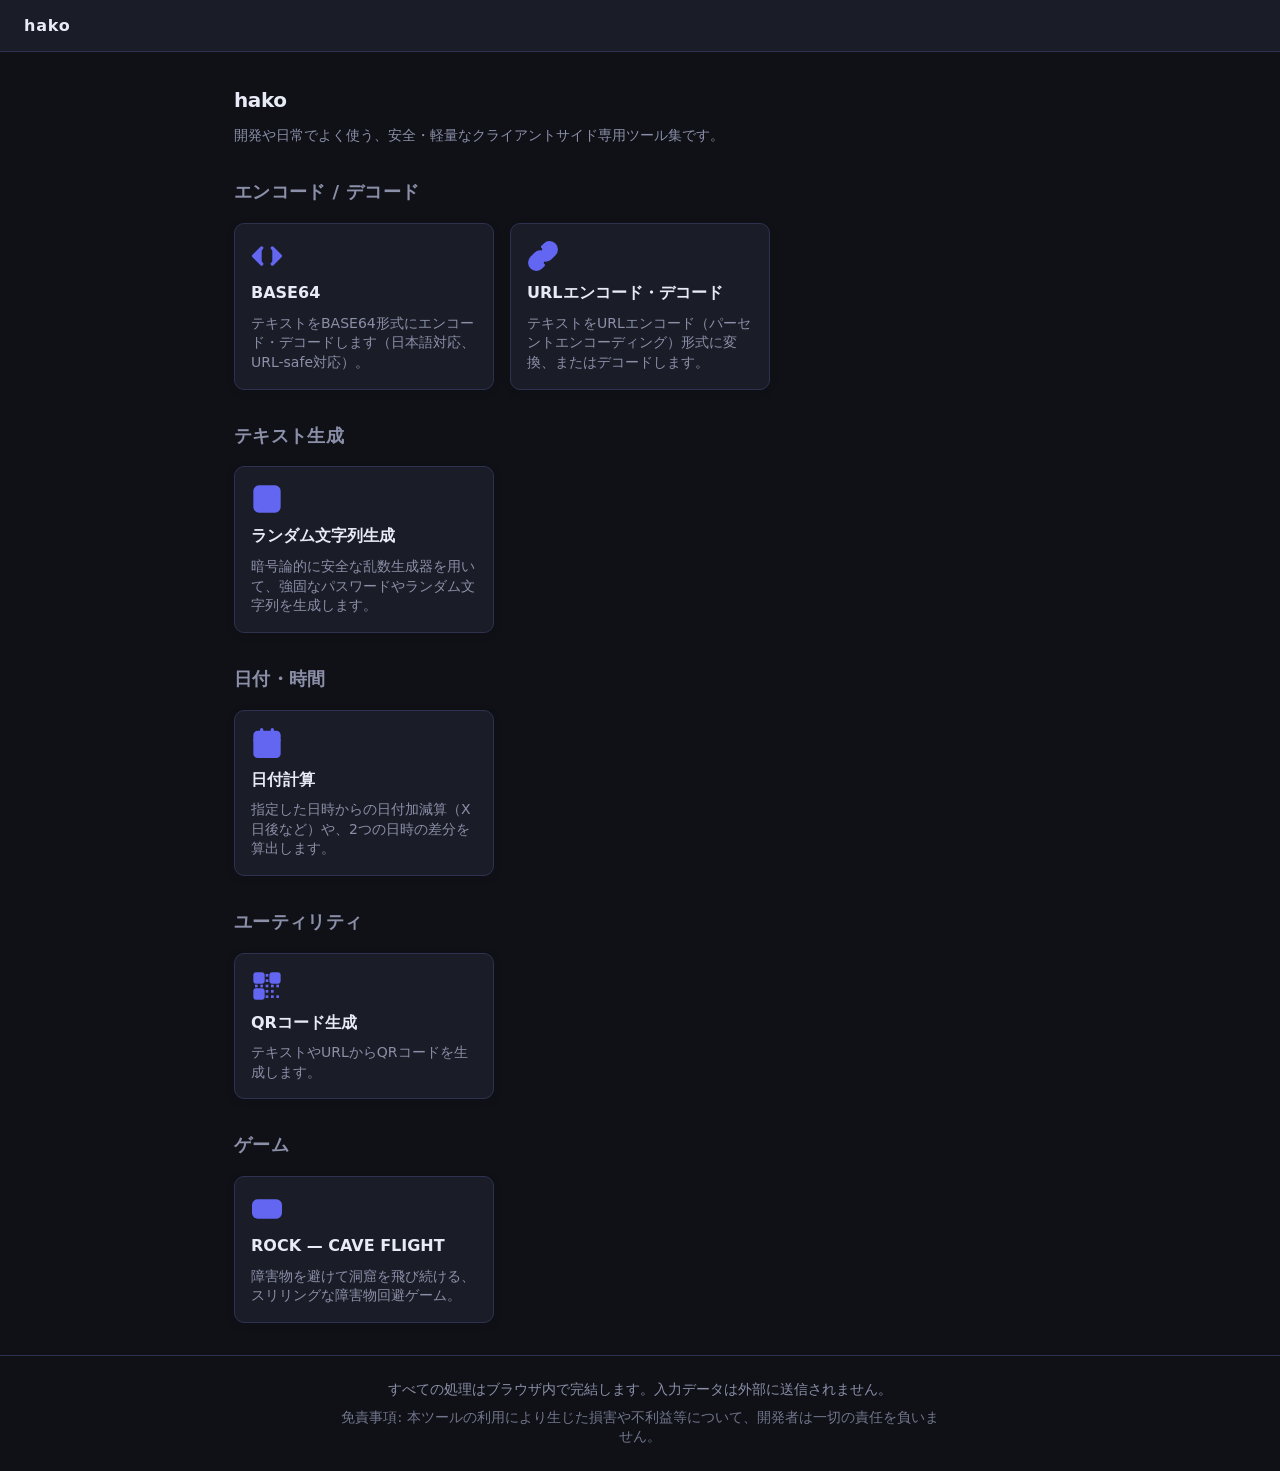
<file: index.html>
<!DOCTYPE html>
<html lang="ja">
<head>
  <meta charset="UTF-8">
  <meta name="viewport" content="width=device-width, initial-scale=1.0">
  <title>hako | 個人用Webツール集</title>
  <meta name="description" content="個人用Webツール集。すべての処理はブラウザ内で完結し、入力データは外部に送信されません。">
  <link rel="stylesheet" href="css/common.css">
</head>
<body>
  <!-- layout.js will inject the header here -->
  <div id="layout-header"></div>

  <main class="container">
    <div style="margin-top: var(--space-8); margin-bottom: var(--space-8);">
      <h1 style="font-size: var(--text-xl); font-weight: 800; margin-bottom: var(--space-2); letter-spacing: -0.02em;">hako</h1>
      <p style="color: var(--text-muted); font-size: var(--text-sm);">
        開発や日常でよく使う、安全・軽量なクライアントサイド専用ツール集です。
      </p>
    </div>

    <!-- Category: Encode / Decode -->
    <section class="tool-category">
      <h2 class="category-title">エンコード / デコード</h2>
      <div class="tool-grid">
        <a class="tool-card" href="tools/base64/index.html" id="tool-base64">
          <span class="tool-card-icon">
            <!-- Code brackets SVG -->
            <svg viewBox="0 0 24 24" fill="none" stroke="currentColor" stroke-width="2.5" stroke-linecap="round" stroke-linejoin="round">
              <polyline points="16 18 22 12 16 6"></polyline>
              <polyline points="8 6 2 12 8 18"></polyline>
            </svg>
          </span>
          <span class="tool-card-name">BASE64</span>
          <span class="tool-card-desc">テキストをBASE64形式にエンコード・デコードします（日本語対応、URL-safe対応）。</span>
        </a>
        <a class="tool-card" href="tools/url-encode/index.html" id="tool-url-encode">
          <span class="tool-card-icon">
            <!-- Link SVG -->
            <svg viewBox="0 0 24 24" fill="none" stroke="currentColor" stroke-width="2.5" stroke-linecap="round" stroke-linejoin="round">
              <path d="M10 13a5 5 0 0 0 7.54.54l3-3a5 5 0 0 0-7.07-7.07l-1.72 1.71"></path>
              <path d="M14 11a5 5 0 0 0-7.54-.54l-3 3a5 5 0 0 0 7.07 7.07l1.71-1.71"></path>
            </svg>
          </span>
          <span class="tool-card-name">URLエンコード・デコード</span>
          <span class="tool-card-desc">テキストをURLエンコード（パーセントエンコーディング）形式に変換、またはデコードします。</span>
        </a>
      </div>
    </section>

    <!-- Category: Text Generation -->
    <section class="tool-category">
      <h2 class="category-title">テキスト生成</h2>
      <div class="tool-grid">
        <a class="tool-card" href="tools/random-string/index.html" id="tool-random-string">
          <span class="tool-card-icon">
            <!-- Dice SVG -->
            <svg viewBox="0 0 24 24" fill="none" stroke="currentColor" stroke-width="2.5" stroke-linecap="round" stroke-linejoin="round">
              <rect x="3" y="3" width="18" height="18" rx="3" ry="3"></rect>
              <circle cx="8.5" cy="8.5" r="1.5" fill="currentColor"></circle>
              <circle cx="15.5" cy="15.5" r="1.5" fill="currentColor"></circle>
              <circle cx="12" cy="12" r="1.5" fill="currentColor"></circle>
              <circle cx="15.5" cy="8.5" r="1.5" fill="currentColor"></circle>
              <circle cx="8.5" cy="15.5" r="1.5" fill="currentColor"></circle>
            </svg>
          </span>
          <span class="tool-card-name">ランダム文字列生成</span>
          <span class="tool-card-desc">暗号論的に安全な乱数生成器を用いて、強固なパスワードやランダム文字列を生成します。</span>
        </a>
      </div>
    </section>

    <!-- Category: Date & Time -->
    <section class="tool-category">
      <h2 class="category-title">日付・時間</h2>
      <div class="tool-grid">
        <a class="tool-card" href="tools/date-calculator/index.html" id="tool-date-calculator">
          <span class="tool-card-icon">
            <!-- Calendar SVG -->
            <svg viewBox="0 0 24 24" fill="none" stroke="currentColor" stroke-width="2.5" stroke-linecap="round" stroke-linejoin="round">
              <rect x="3" y="4" width="18" height="18" rx="2" ry="2"></rect>
              <line x1="16" y1="2" x2="16" y2="6"></line>
              <line x1="8" y1="2" x2="8" y2="6"></line>
              <line x1="3" y1="10" x2="21" y2="10"></line>
            </svg>
          </span>
          <span class="tool-card-name">日付計算</span>
          <span class="tool-card-desc">指定した日時からの日付加減算（X日後など）や、2つの日時の差分を算出します。</span>
        </a>
      </div>
    </section>

    <!-- Category: Utilities -->
    <section class="tool-category">
      <h2 class="category-title">ユーティリティ</h2>
      <div class="tool-grid">
        <a class="tool-card" href="tools/qr-code/index.html" id="tool-qr-code">
          <span class="tool-card-icon">
            <svg viewBox="0 0 24 24" fill="none" stroke="currentColor" stroke-width="2.5" stroke-linecap="round" stroke-linejoin="round">
              <!-- Top-left finder -->
              <rect x="3" y="3" width="6" height="6" rx="1"></rect>
              <rect x="5" y="5" width="2" height="2" fill="currentColor" stroke="none"></rect>
              <!-- Top-right finder -->
              <rect x="15" y="3" width="6" height="6" rx="1"></rect>
              <rect x="17" y="5" width="2" height="2" fill="currentColor" stroke="none"></rect>
              <!-- Bottom-left finder -->
              <rect x="3" y="15" width="6" height="6" rx="1"></rect>
              <rect x="5" y="17" width="2" height="2" fill="currentColor" stroke="none"></rect>
              <!-- Modules/noise/pixels -->
              <rect x="11" y="3" width="2" height="2" fill="currentColor" stroke="none"></rect>
              <rect x="11" y="7" width="2" height="2" fill="currentColor" stroke="none"></rect>
              <rect x="11" y="11" width="2" height="2" fill="currentColor" stroke="none"></rect>
              <rect x="3" y="11" width="2" height="2" fill="currentColor" stroke="none"></rect>
              <rect x="7" y="11" width="2" height="2" fill="currentColor" stroke="none"></rect>
              <rect x="15" y="11" width="2" height="2" fill="currentColor" stroke="none"></rect>
              <rect x="19" y="11" width="2" height="2" fill="currentColor" stroke="none"></rect>
              <rect x="11" y="15" width="2" height="2" fill="currentColor" stroke="none"></rect>
              <rect x="15" y="15" width="2" height="2" fill="currentColor" stroke="none"></rect>
              <rect x="11" y="19" width="2" height="2" fill="currentColor" stroke="none"></rect>
              <rect x="15" y="19" width="2" height="2" fill="currentColor" stroke="none"></rect>
              <rect x="19" y="19" width="2" height="2" fill="currentColor" stroke="none"></rect>
            </svg>
          </span>
          <span class="tool-card-name">QRコード生成</span>
          <span class="tool-card-desc">テキストやURLからQRコードを生成します。</span>
        </a>
      </div>
    </section>

    <!-- Category: Game -->
    <section class="tool-category">
      <h2 class="category-title">ゲーム</h2>
      <div class="tool-grid">
        <a class="tool-card" href="games/rock/index.html" id="game-rock">
          <span class="tool-card-icon">
            <!-- Game Controller SVG -->
            <svg viewBox="0 0 24 24" fill="none" stroke="currentColor" stroke-width="2.5" stroke-linecap="round" stroke-linejoin="round">
              <line x1="6" y1="12" x2="10" y2="12"></line>
              <line x1="8" y1="10" x2="8" y2="14"></line>
              <line x1="15" y1="13" x2="15.01" y2="13"></line>
              <line x1="18" y1="11" x2="18.01" y2="11"></line>
              <rect x="2" y="6" width="20" height="12" rx="3" ry="3"></rect>
            </svg>
          </span>
          <span class="tool-card-name">ROCK — CAVE FLIGHT</span>
          <span class="tool-card-desc">障害物を避けて洞窟を飛び続ける、スリリングな障害物回避ゲーム。</span>
        </a>
      </div>
    </section>
  </main>

  <!-- layout.js will inject the footer here -->
  <div id="layout-footer"></div>

  <script src="js/layout.js"></script>
</body>
</html>
</file>
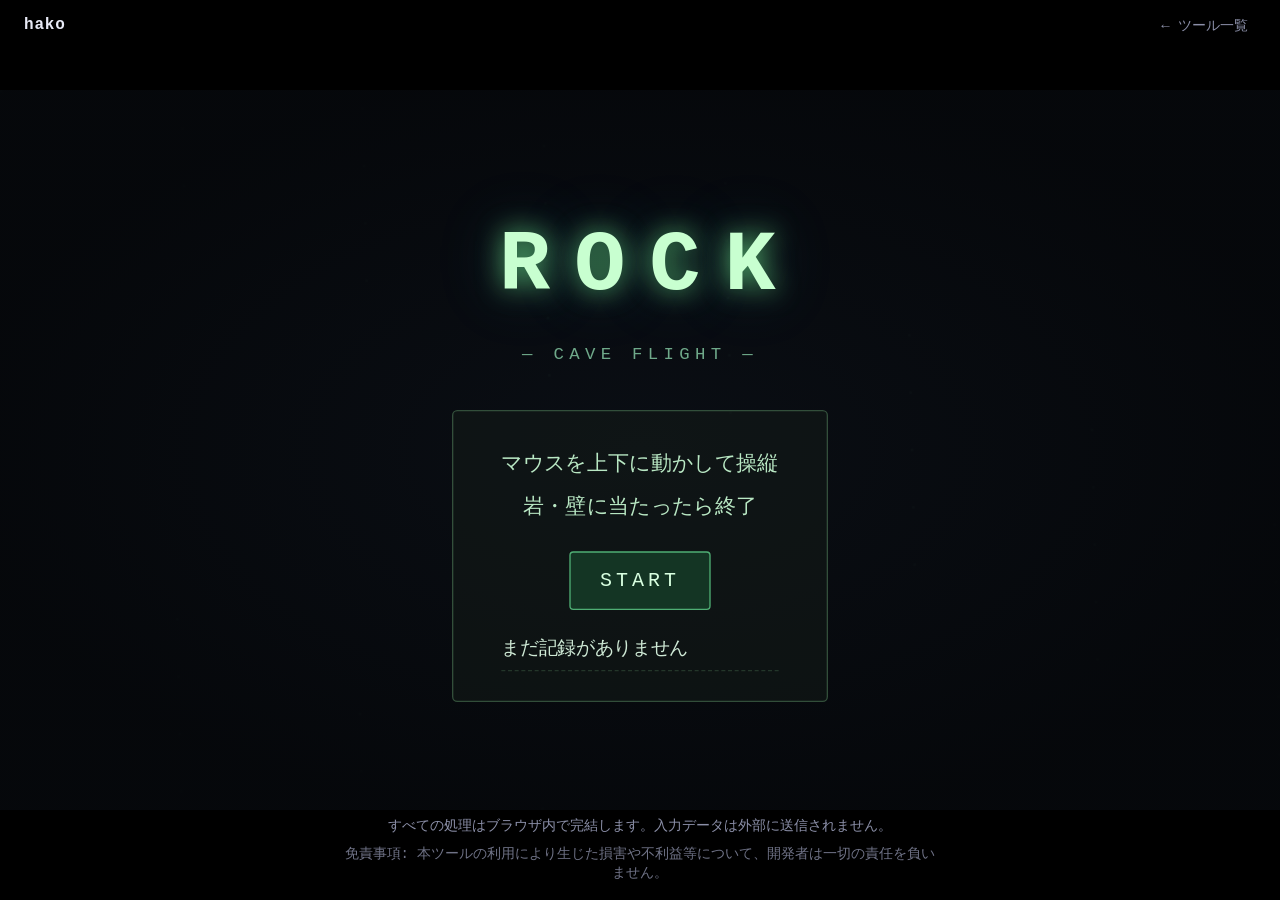
<file: games/rock/index.html>
<!DOCTYPE html>
<html lang="ja">

<head>
  <meta charset="UTF-8">
  <meta name="viewport" content="width=device-width, initial-scale=1.0">
  <title>ROCK — CAVE FLIGHT | hako</title>
  <meta name="description" content="障害物を避けて洞窟を飛び続ける、スリリングな障害物回避ゲーム。すべての処理はブラウザ内で安全に行われます。">
  <link rel="stylesheet" href="../../css/common.css">
  <style>
    html,
    body {
      margin: 0;
      padding: 0;
      height: 100%;
      background: #000;
      overflow: hidden;
      font-family: 'Courier New', monospace;
    }

    /* 共通ヘッダー・フッターのゲーム用カスタマイズ */
    .site-header {
      position: absolute;
      top: 0;
      left: 0;
      width: 100%;
      z-index: 100;
      background: transparent !important;
      border-bottom: none !important;
    }

    .site-footer {
      position: absolute;
      bottom: 0;
      left: 0;
      width: 100%;
      z-index: 100;
      background: transparent !important;
      border-top: none !important;
      padding: var(--space-4) !important;
    }

    .site-footer p {
      text-shadow: 0 1px 4px rgba(0, 0, 0, 0.8);
    }

    /* ゲームプレイ中およびゲームオーバー画面ではフッターを非表示にし、プレイ中はヘッダーも非表示にする */
    body.playing .site-header,
    body.playing .site-footer,
    body.gameover .site-footer {
      display: none !important;
    }

    body.playing {
      cursor: none;
    }

    #wrap {
      position: relative;
      width: 100vw;
      height: 100vh;
      display: flex;
      align-items: center;
      justify-content: center;
      background: #000;
    }

    #stage {
      position: relative;
      background: #0a0e14;
      box-shadow: 0 0 40px rgba(0, 0, 0, 0.8);
    }

    canvas {
      display: block;
    }

    #hud {
      position: absolute;
      top: 16px;
      left: 20px;
      color: #9fffb0;
      font-size: 22px;
      letter-spacing: 2px;
      text-shadow: 0 0 8px rgba(159, 255, 176, 0.6);
      pointer-events: none;
      user-select: none;
    }

    #debug {
      position: absolute;
      top: 16px;
      right: 20px;
      color: #ffd86b;
      font-size: 13px;
      line-height: 1.6;
      text-align: right;
      pointer-events: none;
      user-select: none;
      background: rgba(0, 0, 0, 0.35);
      padding: 8px 12px;
      border-radius: 4px;
      display: none;
      white-space: pre;
    }

    #debug.show {
      display: block;
    }

    #overlay {
      position: absolute;
      inset: 0;
      display: flex;
      flex-direction: column;
      align-items: center;
      justify-content: center;
      color: #e8ffe8;
      text-align: center;
      background: radial-gradient(ellipse at center, rgba(10, 14, 20, 0.55) 0%, rgba(5, 7, 10, 0.92) 75%);
    }

    #overlay.hidden {
      display: none;
    }

    #overlayInner {
      display: flex;
      flex-direction: column;
      align-items: center;
      transform: scale(var(--ui-scale, 1));
      transform-origin: center center;
    }

    h1 {
      font-size: 64px;
      letter-spacing: 18px;
      margin: 0 0 6px 14px;
      color: #c8ffd0;
      text-shadow: 0 0 20px rgba(120, 255, 150, 0.7), 0 0 50px rgba(80, 200, 255, 0.25);
    }

    .sub {
      color: #6fa98a;
      font-size: 13px;
      letter-spacing: 4px;
      margin-bottom: 30px;
    }

    .panel {
      border: 1px solid rgba(159, 255, 176, 0.25);
      background: rgba(20, 28, 24, 0.5);
      padding: 22px 36px;
      border-radius: 4px;
      min-width: 280px;
    }

    .score-line {
      font-size: 16px;
      margin: 6px 0;
      color: #b9e8c4;
    }

    .score-big {
      font-size: 40px;
      color: #fff;
      text-shadow: 0 0 12px rgba(159, 255, 176, 0.6);
      margin: 4px 0 18px;
    }

    input[type=text] {
      background: #0e1512;
      border: 1px solid #2f5a3f;
      color: #d8ffe0;
      font-family: inherit;
      font-size: 16px;
      padding: 8px 10px;
      letter-spacing: 2px;
      width: 180px;
      text-align: center;
      outline: none;
      min-height: 44px;
      box-sizing: border-box;
    }

    input[type=text]:focus {
      border-color: #7fffa0;
    }

    button {
      background: #143524;
      border: 1px solid #4fae74;
      color: #d8ffe0;
      font-family: inherit;
      font-size: 15px;
      letter-spacing: 3px;
      padding: 10px 22px;
      margin-top: 14px;
      cursor: pointer;
      border-radius: 3px;
      min-height: 44px;
      min-width: 44px;
      display: inline-flex;
      align-items: center;
      justify-content: center;
    }

    button:hover {
      background: #1d4a31;
    }

    #rankList {
      list-style: none;
      padding: 0;
      margin: 14px 0 0;
      text-align: left;
    }

    #rankList li {
      display: flex;
      justify-content: space-between;
      padding: 4px 0;
      font-size: 14px;
      border-bottom: 1px dashed rgba(159, 255, 176, 0.15);
      color: #cfead6;
    }

    #rankList li .rk {
      color: #6fa98a;
      width: 26px;
    }

    #rankList li .nm {
      flex: 1;
      text-align: left;
    }

    #rankList li .pt {
      color: #fff;
    }

    .hint {
      font-size: 12px;
      color: #547a64;
      margin-top: 16px;
      letter-spacing: 1px;
    }

    #loading {
      color: #6fa98a;
      font-size: 13px;
      letter-spacing: 3px;
    }
  </style>
</head>

<body>
  <div id="layout-header"></div>
  <div id="wrap">
    <div id="stage">
      <canvas id="game"></canvas>
      <div id="hud"></div>
      <div id="debug"></div>

      <div id="overlay">
        <div id="overlayInner">
          <h1>ROCK</h1>
          <div class="sub">— CAVE FLIGHT —</div>
          <div class="panel" id="startPanel">
            <div class="score-line">マウスを上下に動かして操縦</div>
            <div class="score-line">岩・壁に当たったら終了</div>
            <button id="startBtn">START</button>
            <div class="hint" id="loadingHint">ランキング読込中...</div>
            <ol id="rankList"></ol>
          </div>
        </div>
      </div>
    </div>
  </div>
  <div id="layout-footer"></div>

  <script src="../../js/layout.js"></script>
  <script>
    (() => {
      const canvas = document.getElementById('game');
      const ctx = canvas.getContext('2d');
      const hud = document.getElementById('hud');
      const debugEl = document.getElementById('debug');
      let debugOn = false;
      let lastFrameTime = performance.now();
      let fps = 0;
      let gameStartTime = 0;
      let mouseMoveCount = 0;
      let mouseMoveCountWindow = 0;
      let lastMoveCountReset = performance.now();
      let movesPerSec = 0;

      window.addEventListener('keydown', (e) => {
        if (e.key === 'd' || e.key === 'D') {
          debugOn = !debugOn;
          debugEl.classList.toggle('show', debugOn);
        }
      });
      const overlay = document.getElementById('overlay');
      const startPanel = document.getElementById('startPanel');
      const rankList = document.getElementById('rankList');
      const loadingHint = document.getElementById('loadingHint');
      const stage = document.getElementById('stage');

      // Fixed internal game resolution / aspect ratio so the play area
      // looks the same regardless of the device's screen shape.
      const ASPECT = 16 / 9;
      const BASE_W = 960;
      const BASE_H = Math.round(BASE_W / ASPECT);

      let W = BASE_W, H = BASE_H;

      function resize() {
        const vw = window.innerWidth, vh = window.innerHeight;
        let stageW, stageH;
        if (vw / vh > ASPECT) {
          stageH = vh;
          stageW = Math.round(vh * ASPECT);
        } else {
          stageW = vw;
          stageH = Math.round(vw / ASPECT);
        }
        stage.style.width = stageW + 'px';
        stage.style.height = stageH + 'px';
        canvas.style.width = stageW + 'px';
        canvas.style.height = stageH + 'px';
        canvas.width = BASE_W;
        canvas.height = BASE_H;
        // scale UI overlay content relative to stage size
        const scale = stageW / BASE_W;
        overlay.style.setProperty('--ui-scale', scale);
      }
      resize();
      window.addEventListener('resize', resize);

      // ---------- Storage / Ranking ----------
      const RANK_KEY = 'rock_ranking';
      const MAX_RANK = 10;

      async function loadRanking() {
        try {
          const val = localStorage.getItem(RANK_KEY);
          if (val) return JSON.parse(val);
          return [];
        } catch (e) {
          return [];
        }
      }

      async function saveRanking(list) {
        try {
          localStorage.setItem(RANK_KEY, JSON.stringify(list));
        } catch (e) {
          // ignore
        }
      }

      function renderRanking(list) {
        rankList.innerHTML = '';
        if (list.length === 0) {
          const li = document.createElement('li');
          li.innerHTML = '<span class="nm">まだ記録がありません</span>';
          rankList.appendChild(li);
          return;
        }
        list.slice(0, MAX_RANK).forEach((r, i) => {
          const li = document.createElement('li');
          li.innerHTML = `<span class="rk">${i + 1}</span><span class="nm">${escapeHtml(r.name)}</span><span class="pt">${r.score}</span>`;
          rankList.appendChild(li);
        });
      }

      function escapeHtml(s) {
        return String(s).replace(/[&<>"']/g, c => ({ '&': '&amp;', '<': '&lt;', '>': '&gt;', '"': '&quot;', "'": '&#39;' }[c]));
      }

      // ---------- Game state ----------
      let state = 'menu'; // menu | playing | gameover
      let mouseY = H / 2;
      let planeY = H / 2;
      let planeVY = 0;
      const planeX = () => W * 0.22;
      const planeW = 46, planeH = 18;

      let scroll = 0;
      let score = 0;
      let speed = 4.2;
      let frame = 0;

      // cave generation: store wall offsets sampled periodically, generated lazily as we scroll
      let segments = []; // {x, topY, botY}
      const SEG_GAP = 18; // px between generated points
      let lastSegX = 0;
      let caveCenter = 0;
      let caveCenterTarget = 0;
      let caveHalf = 0;

      let rocks = []; // {x, y, r}
      let lastRockX = 0;
      const ROCK_MIN_GAP = 480; // base spacing between rocks (worldspace)

      function resetGame() {
        scroll = 0;
        score = 0;
        speed = 4.2;
        frame = 0;
        planeY = H / 2;
        planeVY = 0;
        segments = [];
        lastSegX = -SEG_GAP;
        caveCenter = H / 2;
        caveCenterTarget = H / 2;
        caveHalf = H * 0.34;
        rocks = [];
        lastRockX = 600; // no rocks right at the start
        // pre-fill segments across screen + buffer
        while (lastSegX < W + 200) {
          genSegment();
        }
      }

      function genSegment() {
        lastSegX += SEG_GAP;
        // difficulty ramps with score
        const difficulty = Math.min(score / 4000, 1);
        caveHalf = H * (0.34 - 0.16 * difficulty); // narrows over time
        if (Math.random() < 0.02) {
          caveCenterTarget = H * (0.25 + Math.random() * 0.5);
        }
        caveCenter += (caveCenterTarget - caveCenter) * 0.05;
        // add some wobble
        const wobble = Math.sin(lastSegX * 0.01) * H * 0.06 * (0.5 + difficulty * 0.7);
        const center = caveCenter + wobble;
        const topY = Math.max(10, center - caveHalf);
        const botY = Math.min(H - 10, center + caveHalf);
        segments.push({ x: lastSegX, topY, botY });

        // sparsely place a rock inside the passage, well spaced apart
        if (lastSegX - lastRockX > ROCK_MIN_GAP - difficulty * 180) {
          if (Math.random() < 0.012 + difficulty * 0.012) {
            const margin = 26;
            const usable = (botY - topY) - margin * 2;
            if (usable > 30) {
              const ry = topY + margin + Math.random() * usable;
              const rr = 14 + Math.random() * 14;
              rocks.push({ x: lastSegX, y: ry, r: rr });
              lastRockX = lastSegX;
            }
          }
        }
      }

      // ---------- Input ----------
      // Mouse: relative delta tracking (like a trackpad), not absolute position.
      // This avoids snapping the plane to wherever the cursor happens to be
      // (e.g. over a dialog button) whenever the mouse moves even slightly.
      let lastClientY = null;

      window.addEventListener('mousemove', (e) => {
        mouseMoveCount++;
        const rect = canvas.getBoundingClientRect();
        const scale = H / rect.height;
        if (lastClientY === null) {
          lastClientY = e.clientY;
          return;
        }
        const deltaInternal = (e.clientY - lastClientY) * scale;
        mouseY += deltaInternal;
        mouseY = Math.max(0, Math.min(H, mouseY));
        lastClientY = e.clientY;
      });

      // Touch: relative drag instead of absolute jump-to-finger.
      // Moving the finger up/down moves the plane by the same delta
      // from wherever it currently is, rather than snapping to the touch point.
      let touchActive = false;
      let touchStartClientY = 0;
      let touchStartMouseY = 0;

      function touchYToInternal(clientY) {
        const rect = canvas.getBoundingClientRect();
        return clientY * (H / rect.height);
      }

      canvas.addEventListener('touchstart', (e) => {
        if (e.touches && e.touches[0]) {
          touchActive = true;
          touchStartClientY = e.touches[0].clientY;
          touchStartMouseY = mouseY;
          e.preventDefault();
        }
      }, { passive: false });

      window.addEventListener('touchmove', (e) => {
        if (touchActive && e.touches && e.touches[0]) {
          const deltaInternal = touchYToInternal(e.touches[0].clientY) - touchYToInternal(touchStartClientY);
          mouseY = touchStartMouseY + deltaInternal;
          e.preventDefault();
        }
      }, { passive: false });

      window.addEventListener('touchend', () => { touchActive = false; });
      window.addEventListener('touchcancel', () => { touchActive = false; });

      document.getElementById('startBtn').addEventListener('click', () => startGame());
      window.addEventListener('keydown', (e) => {
        if (e.code === 'Space' && state !== 'playing') startGame();
      });

      function startGame() {
        overlay.classList.add('hidden');
        document.body.classList.remove('gameover');
        document.body.classList.add('playing');
        resetGame();
        mouseY = planeY; // avoid snapping to the cursor's last position (e.g. over the Start button)
        lastClientY = null; // recalibrate relative mouse tracking from this point
        gameStartTime = performance.now();
        state = 'playing';
      }

      // ---------- Game over / ranking submit ----------
      let pendingScore = 0;
      let currentRanking = [];

      async function showGameOver() {
        state = 'gameover';
        document.body.classList.remove('playing');
        document.body.classList.add('gameover');
        pendingScore = Math.floor(score);
        currentRanking = await loadRanking();
        const qualifies = currentRanking.length < MAX_RANK || pendingScore > currentRanking[currentRanking.length - 1].score;

        overlay.classList.remove('hidden');
        startPanel.innerHTML = `
      <div class="score-line">GAME OVER</div>
      <div class="score-big">${pendingScore} pt</div>
      ${qualifies ? `
        <div class="score-line">ランキング入り！名前を入力</div>
        <input type="text" id="nameInput" maxlength="10" placeholder="NAME">
        <br>
        <button id="submitBtn">登録</button>
      ` : ''}
      <button id="retryBtn">RETRY</button>
      <ol id="rankList2" class="rankList"></ol>
    `;
        const rankList2 = document.getElementById('rankList2');
        rankList2.style.listStyle = 'none';
        rankList2.style.padding = '0';
        rankList2.style.margin = '14px 0 0';
        rankList2.style.textAlign = 'left';
        function renderInto(el, list) {
          el.innerHTML = '';
          if (list.length === 0) {
            const li = document.createElement('li');
            li.innerHTML = '<span class="nm">まだ記録がありません</span>';
            el.appendChild(li);
            return;
          }
          list.slice(0, MAX_RANK).forEach((r, i) => {
            const li = document.createElement('li');
            li.style.display = 'flex';
            li.style.justifyContent = 'space-between';
            li.style.padding = '4px 0';
            li.style.fontSize = '14px';
            li.style.borderBottom = '1px dashed rgba(159,255,176,0.15)';
            li.style.color = i === 0 ? '#ffe9a8' : '#cfead6';
            li.innerHTML = `<span class="rk" style="color:#6fa98a;width:26px;display:inline-block">${i + 1}</span><span class="nm" style="flex:1">${escapeHtml(r.name)}</span><span class="pt" style="color:#fff">${r.score}</span>`;
            el.appendChild(li);
          });
        }
        renderInto(rankList2, currentRanking);

        document.getElementById('retryBtn').addEventListener('click', () => startGame());
        const submitBtn = document.getElementById('submitBtn');
        if (submitBtn) {
          submitBtn.addEventListener('click', async () => {
            const nameInput = document.getElementById('nameInput');
            const name = (nameInput.value || 'NONAME').trim().slice(0, 10) || 'NONAME';
            const list = await loadRanking();
            list.push({ name, score: pendingScore });
            list.sort((a, b) => b.score - a.score);
            const trimmed = list.slice(0, MAX_RANK);
            await saveRanking(trimmed);
            renderInto(rankList2, trimmed);
            submitBtn.disabled = true;
            submitBtn.textContent = '登録済み';
          });
        }
      }

      // ---------- Update ----------
      function update(dtMs) {
        if (state !== 'playing') return;
        // Normalize to a 60fps-equivalent step so behavior is identical
        // regardless of the device/browser's actual frame rate (some mobile
        // browsers raise rAF rate during touch input, which previously made
        // the game speed up while the player was actively steering).
        const dtScale = Math.max(0, Math.min(dtMs, 100)) / (1000 / 60);

        frame++;
        score += speed * 0.5 * dtScale;
        speed = Math.min(4.2 + score / 1800, 9.5);

        // plane follows mouse with easing
        const targetY = mouseY;
        planeVY += (targetY - planeY) * 0.02 * dtScale;
        planeVY *= Math.pow(0.8, dtScale);
        planeY += planeVY * dtScale;
        planeY = Math.max(10, Math.min(H - 10, planeY));

        scroll += speed * dtScale;
        // shift segments
        while (segments.length && segments[0].x < scroll - 50) {
          segments.shift();
        }
        while (rocks.length && rocks[0].x < scroll - 50) {
          rocks.shift();
        }
        while (lastSegX < scroll + W + 200) {
          genSegment();
        }

        // collision check: find wall y at planeX (world x = scroll + planeX)
        const worldX = scroll + planeX();
        const wall = wallAt(worldX);
        if (wall) {
          const pTop = planeY - planeH / 2;
          const pBot = planeY + planeH / 2;
          if (pTop < wall.topY || pBot > wall.botY) {
            showGameOver();
            return;
          }
        }

        // rock collision: approximate plane as a circle
        const planeR = planeH / 2 + 4;
        for (const rk of rocks) {
          const dx = rk.x - worldX;
          const dy = rk.y - planeY;
          if (Math.abs(dx) < rk.r + planeW / 2) {
            const dist = Math.sqrt(dx * dx + dy * dy);
            if (dist < rk.r + planeR) {
              showGameOver();
              return;
            }
          }
        }
      }

      function wallAt(worldX) {
        // interpolate between segments
        for (let i = 0; i < segments.length - 1; i++) {
          const a = segments[i], b = segments[i + 1];
          if (worldX >= a.x && worldX <= b.x) {
            const t = (worldX - a.x) / (b.x - a.x || 1);
            return {
              topY: a.topY + (b.topY - a.topY) * t,
              botY: a.botY + (b.botY - a.botY) * t,
            };
          }
        }
        return null;
      }

      // ---------- Draw ----------
      function draw() {
        ctx.fillStyle = '#0a0e14';
        ctx.fillRect(0, 0, W, H);

        // background starfield-ish dots
        ctx.fillStyle = 'rgba(159,255,176,0.06)';
        for (let i = 0; i < 40; i++) {
          const x = (i * 137 - scroll * 0.3) % W;
          const y = (i * 71) % H;
          ctx.fillRect((x + W) % W, y, 2, 2);
        }

        if (state === 'menu') {
          requestAnimationFrame(loop);
          return;
        }

        // cave walls
        ctx.fillStyle = '#13301f';
        ctx.strokeStyle = '#4fae74';
        ctx.lineWidth = 2;

        ctx.beginPath();
        ctx.moveTo(-10, 0);
        segments.forEach(s => {
          ctx.lineTo(s.x - scroll, s.topY);
        });
        ctx.lineTo(W + 10, segments.length ? segments[segments.length - 1].topY : 0);
        ctx.lineTo(W + 10, -10);
        ctx.closePath();
        ctx.fill();

        ctx.beginPath();
        ctx.moveTo(-10, H);
        segments.forEach(s => {
          ctx.lineTo(s.x - scroll, s.botY);
        });
        ctx.lineTo(W + 10, segments.length ? segments[segments.length - 1].botY : H);
        ctx.lineTo(W + 10, H + 10);
        ctx.closePath();
        ctx.fill();

        // wall edge glow lines
        ctx.beginPath();
        segments.forEach((s, i) => {
          const x = s.x - scroll;
          if (i === 0) ctx.moveTo(x, s.topY); else ctx.lineTo(x, s.topY);
        });
        ctx.stroke();
        ctx.beginPath();
        segments.forEach((s, i) => {
          const x = s.x - scroll;
          if (i === 0) ctx.moveTo(x, s.botY); else ctx.lineTo(x, s.botY);
        });
        ctx.stroke();

        // rocks
        rocks.forEach(rk => {
          const x = rk.x - scroll, y = rk.y, r = rk.r;
          if (x < -r - 10 || x > W + r + 10) return;
          ctx.save();
          ctx.translate(x, y);
          ctx.fillStyle = '#3a4a3e';
          ctx.strokeStyle = '#8fffaa';
          ctx.lineWidth = 1.5;
          ctx.beginPath();
          const spikes = 8;
          for (let i = 0; i < spikes; i++) {
            const a = (i / spikes) * Math.PI * 2;
            const rr = r * (0.8 + ((i % 3) * 0.12));
            const px = Math.cos(a) * rr, py = Math.sin(a) * rr;
            if (i === 0) ctx.moveTo(px, py); else ctx.lineTo(px, py);
          }
          ctx.closePath();
          ctx.fill();
          ctx.globalAlpha = 0.5;
          ctx.stroke();
          ctx.restore();
        });

        // plane
        if (state === 'playing' || state === 'gameover') {
          const px = planeX(), py = planeY;
          const angle = Math.max(-0.4, Math.min(0.4, planeVY * 0.05));
          ctx.save();
          ctx.translate(px, py);
          ctx.rotate(angle);
          ctx.fillStyle = '#9fffb0';
          ctx.shadowColor = '#7fffa0';
          ctx.shadowBlur = 14;
          ctx.beginPath();
          ctx.moveTo(planeW / 2, 0);
          ctx.lineTo(-planeW / 2, -planeH / 2);
          ctx.lineTo(-planeW / 4, 0);
          ctx.lineTo(-planeW / 2, planeH / 2);
          ctx.closePath();
          ctx.fill();
          ctx.restore();
        }

        // HUD
        hud.textContent = `SCORE ${Math.floor(score)}`;

        requestAnimationFrame(loop);
      }

      function loop() {
        const now = performance.now();
        const dt = now - lastFrameTime;
        lastFrameTime = now;
        fps = dt > 0 ? (1000 / dt) : 0;

        if (now - lastMoveCountReset >= 500) {
          movesPerSec = mouseMoveCount / ((now - lastMoveCountReset) / 1000);
          mouseMoveCount = 0;
          lastMoveCountReset = now;
        }

        update(dt);
        draw();

        if (debugOn) {
          const elapsedSec = state === 'playing' ? ((now - gameStartTime) / 1000).toFixed(2) : '-';
          debugEl.textContent =
            `fps: ${fps.toFixed(1)}\n` +
            `speed: ${speed.toFixed(3)}\n` +
            `score: ${Math.floor(score)}\n` +
            `elapsed(real): ${elapsedSec}s\n` +
            `frame#: ${frame}\n` +
            `mousemoves/sec: ${movesPerSec.toFixed(1)}`;
        }
      }

      // ---------- Boot ----------
      (async () => {
        const list = await loadRanking();
        loadingHint.remove();
        renderRanking(list);
        requestAnimationFrame(loop);
      })();
    })();
  </script>
</body>

</html>
</file>
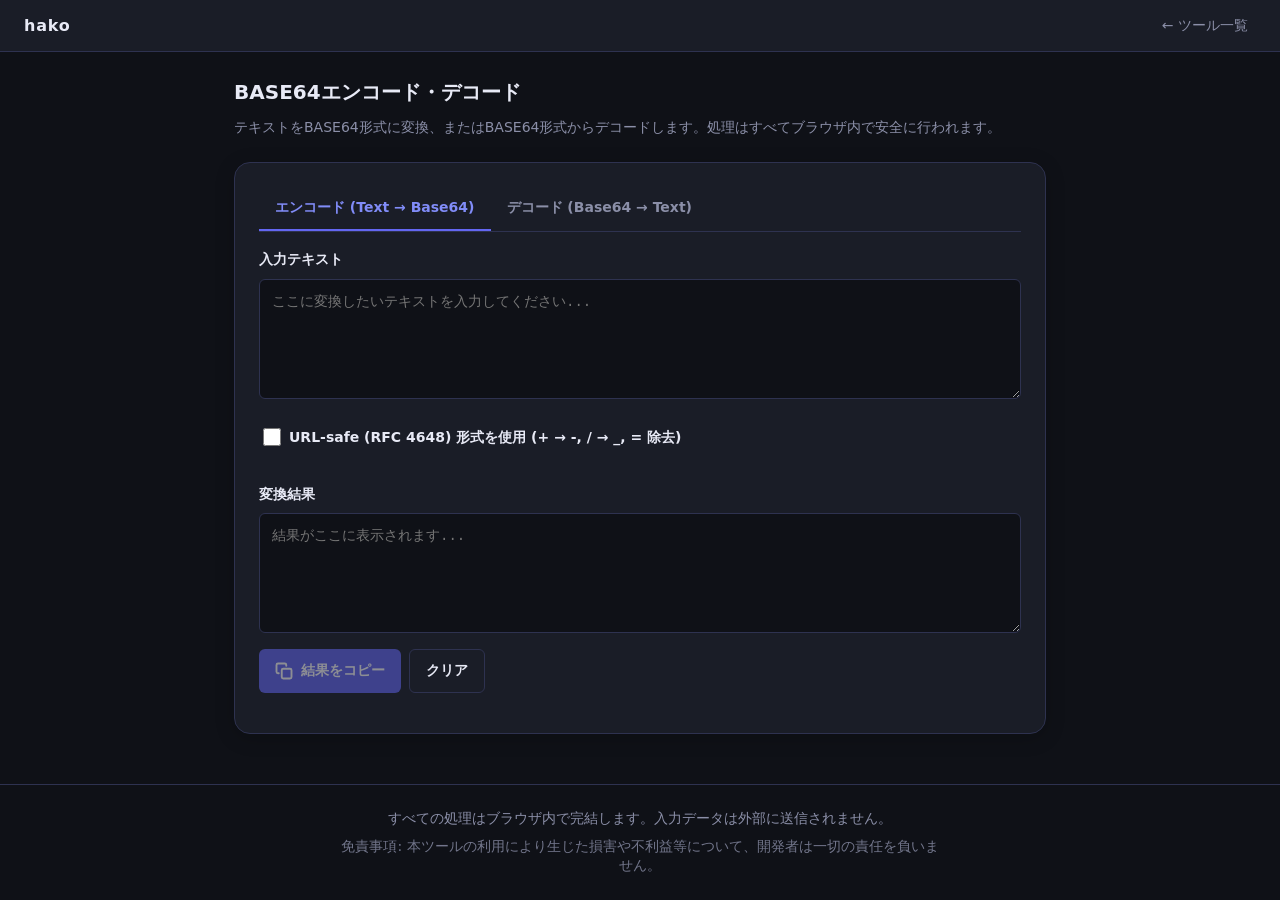
<file: tools/base64/index.html>
<!DOCTYPE html>
<html lang="ja">
<head>
  <meta charset="UTF-8">
  <meta name="viewport" content="width=device-width, initial-scale=1.0">
  <title>BASE64エンコード・デコード | hako</title>
  <meta name="description" content="テキストをBASE64形式にエンコード・デコードします。日本語などのマルチバイト文字やURL-safe（RFC 4648）にも対応しています。">
  <link rel="stylesheet" href="../../css/common.css">
</head>
<body>
  <div id="layout-header"></div>

  <main class="container">
    <h1 class="page-title">BASE64エンコード・デコード</h1>
    <p class="page-desc">テキストをBASE64形式に変換、またはBASE64形式からデコードします。処理はすべてブラウザ内で安全に行われます。</p>

    <div class="card">
      <!-- Mode Switch Tabs -->
      <div class="tabs-container">
        <button type="button" id="tab-encode" class="tab-btn active">エンコード (Text → Base64)</button>
        <button type="button" id="tab-decode" class="tab-btn">デコード (Base64 → Text)</button>
      </div>

      <!-- Input Section -->
      <div class="form-group">
        <label id="input-label" for="input-text">入力テキスト</label>
        <textarea id="input-text" class="textarea" placeholder="ここに変換したいテキストを入力してください..."></textarea>
      </div>

      <!-- Options Section -->
      <div class="form-group" style="margin-bottom: var(--space-6);">
        <label class="checkbox-label" for="option-urlsafe">
          <input type="checkbox" id="option-urlsafe" class="checkbox-input">
          URL-safe (RFC 4648) 形式を使用 (+ → -, / → _, = 除去)
        </label>
      </div>

      <!-- Output Section -->
      <div class="form-group" style="margin-top: var(--space-6);">
        <label for="output-text">変換結果</label>
        <textarea id="output-text" class="textarea" readonly placeholder="結果がここに表示されます..."></textarea>
        <div id="error-message" class="status-message"></div>
      </div>

      <!-- Actions -->
      <div class="toolbar">
        <button type="button" id="btn-copy" class="btn btn-primary" disabled>
          <svg viewBox="0 0 24 24" width="18" height="18" fill="none" stroke="currentColor" stroke-width="2.5" stroke-linecap="round" stroke-linejoin="round" style="display:inline;">
            <rect x="9" y="9" width="13" height="13" rx="2" ry="2"></rect>
            <path d="M5 15H4a2 2 0 0 1-2-2V4a2 2 0 0 1 2-2h9a2 2 0 0 1 2 2v1"></path>
          </svg>
          結果をコピー
        </button>
        <button type="button" id="btn-clear" class="btn btn-ghost">クリア</button>
      </div>
    </div>
  </main>

  <div id="layout-footer"></div>

  <script src="../../js/layout.js"></script>
  <script>
    (function() {
      const tabEncode = document.getElementById('tab-encode');
      const tabDecode = document.getElementById('tab-decode');
      const inputLabel = document.getElementById('input-label');
      const inputText = document.getElementById('input-text');
      const outputText = document.getElementById('output-text');
      const optionUrlSafe = document.getElementById('option-urlsafe');
      const errorMessage = document.getElementById('error-message');
      const btnCopy = document.getElementById('btn-copy');
      const btnClear = document.getElementById('btn-clear');

      let mode = 'encode'; // 'encode' or 'decode'

      // Switch mode to Encode
      tabEncode.addEventListener('click', () => {
        if (mode === 'encode') return;
        mode = 'encode';
        tabEncode.classList.add('active');
        tabDecode.classList.remove('active');
        inputLabel.textContent = '入力テキスト';
        inputText.placeholder = 'ここに変換したいテキストを入力してください...';
        process();
      });

      // Switch mode to Decode
      tabDecode.addEventListener('click', () => {
        if (mode === 'decode') return;
        mode = 'decode';
        tabDecode.classList.add('active');
        tabEncode.classList.remove('active');
        inputLabel.textContent = 'Base64文字列';
        inputText.placeholder = 'ここにデコードしたいBase64文字列を入力してください...';
        process();
      });

      // Event listeners for options and inputs
      inputText.addEventListener('input', process);
      optionUrlSafe.addEventListener('change', process);

      // Encoding logic (handles UTF-8 strings)
      function utf8ToBase64(str, urlSafe) {
        const bytes = new TextEncoder().encode(str);
        let binString = "";
        for (let i = 0; i < bytes.length; i++) {
          binString += String.fromCharCode(bytes[i]);
        }
        let base64 = btoa(binString);
        if (urlSafe) {
          base64 = base64.replace(/\+/g, '-').replace(/\//g, '_').replace(/=/g, '');
        }
        return base64;
      }

      // Decoding logic (handles UTF-8 strings)
      function base64ToUtf8(str, urlSafe) {
        let base64 = str.trim();
        
        // Auto-handle minor space / newline wraps
        base64 = base64.replace(/\s+/g, '');

        if (urlSafe) {
          base64 = base64.replace(/-/g, '+').replace(/_/g, '/');
          while (base64.length % 4) {
            base64 += '=';
          }
        } else {
          // If URL-safe patterns are present even though option is disabled,
          // automatically attempt converting them for user convenience
          if (/[_-]/.test(base64) && !/[+/]/.test(base64)) {
            base64 = base64.replace(/-/g, '+').replace(/_/g, '/');
            while (base64.length % 4) {
              base64 += '=';
            }
          }
        }

        const binString = atob(base64);
        const bytes = new Uint8Array(binString.length);
        for (let i = 0; i < binString.length; i++) {
          bytes[i] = binString.charCodeAt(i);
        }
        return new TextDecoder().decode(bytes);
      }

      // Main process driver
      function process() {
        const input = inputText.value;
        errorMessage.classList.remove('error');
        errorMessage.textContent = '';

        if (!input) {
          outputText.value = '';
          btnCopy.disabled = true;
          return;
        }

        try {
          if (mode === 'encode') {
            outputText.value = utf8ToBase64(input, optionUrlSafe.checked);
          } else {
            outputText.value = base64ToUtf8(input, optionUrlSafe.checked);
          }
          btnCopy.disabled = false;
        } catch (e) {
          outputText.value = '';
          btnCopy.disabled = true;
          errorMessage.classList.add('error');
          errorMessage.textContent = mode === 'decode' 
            ? 'デコードエラー: 正しいBase64形式ではありません。文字やパディング、またはURL-safeオプションの設定を確認してください。'
            : 'エンコードエラーが発生しました。';
        }
      }

      // Clipboard copy logic
      btnCopy.addEventListener('click', () => {
        if (!outputText.value) return;
        
        navigator.clipboard.writeText(outputText.value)
          .then(() => {
            if (window.showToast) {
              window.showToast('クリップボードにコピーしました！');
            }
          })
          .catch(err => {
            console.error('Copy failed:', err);
            alert('コピーに失敗しました。お手数ですが手動で選択してコピーしてください。');
          });
      });

      // Clear fields
      btnClear.addEventListener('click', () => {
        inputText.value = '';
        outputText.value = '';
        errorMessage.classList.remove('error');
        errorMessage.textContent = '';
        btnCopy.disabled = true;
        inputText.focus();
      });
    })();
  </script>
</body>
</html>
</file>
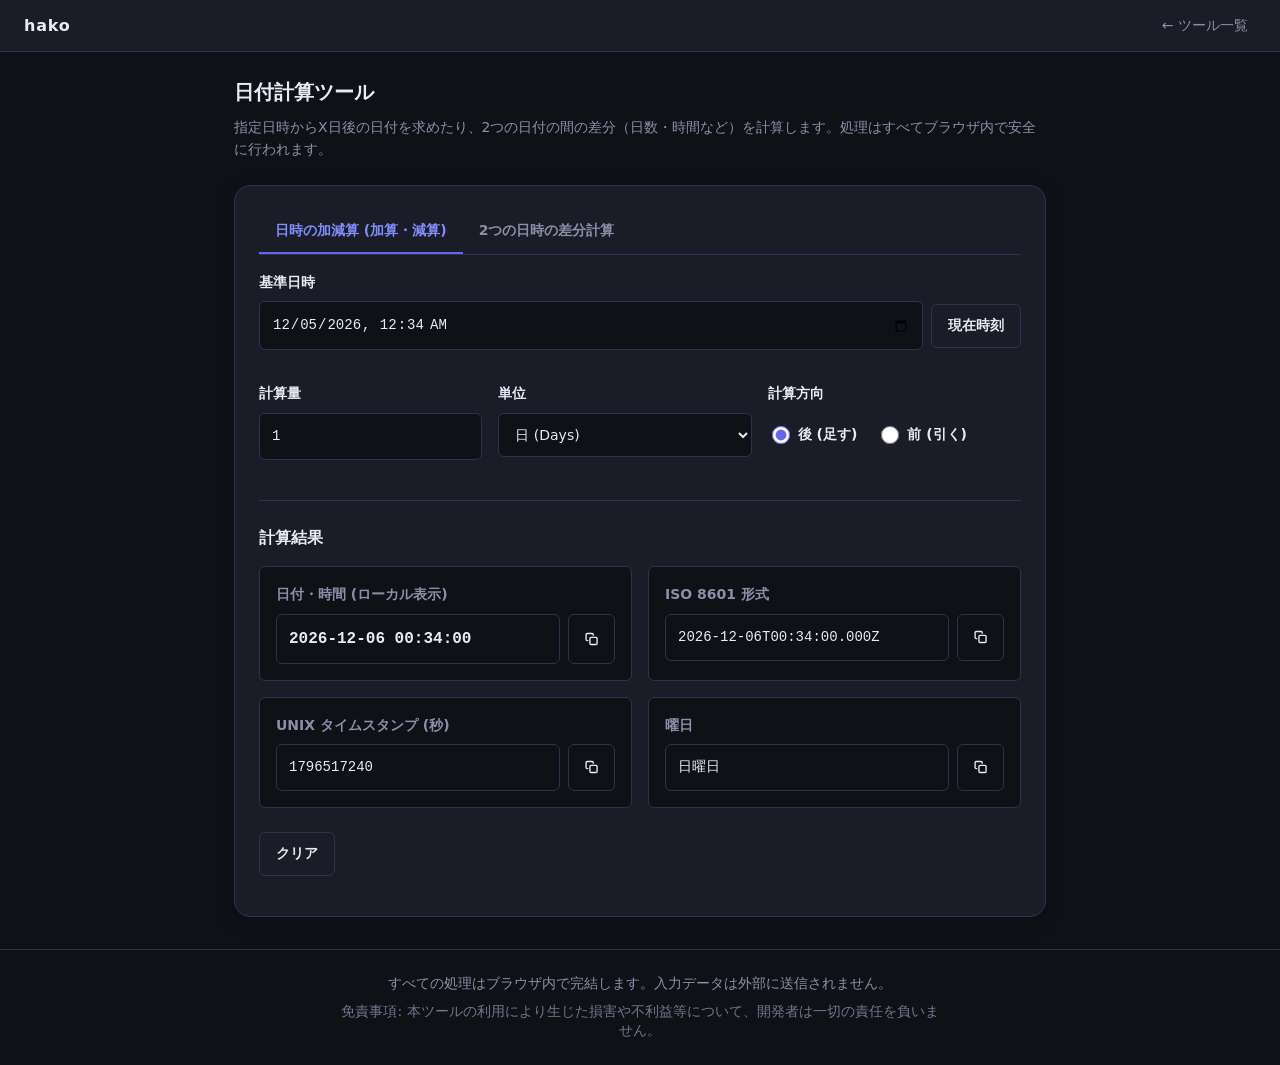
<file: tools/date-calculator/index.html>
<!DOCTYPE html>
<html lang="ja">
<head>
  <meta charset="UTF-8">
  <meta name="viewport" content="width=device-width, initial-scale=1.0">
  <title>日付計算ツール | hako</title>
  <meta name="description" content="指定した日時からの日付加減算（X日後・前など）や、2つの日付の間の差分（日数・時間など）を計算するツールです。">
  <link rel="stylesheet" href="../../css/common.css">
  <style>
    /* 追加のレイアウトスタイル */
    .input-with-btn {
      display: flex;
      gap: var(--space-2);
      align-items: center;
    }
    .input-with-btn .input {
      flex: 1;
    }
    .result-section {
      margin-top: var(--space-6);
      border-top: 1px solid var(--border);
      padding-top: var(--space-6);
    }
    .result-grid {
      display: grid;
      grid-template-columns: 1fr;
      gap: var(--space-4);
    }
    @media (min-width: 600px) {
      .result-grid {
        grid-template-columns: 1fr 1fr;
      }
    }
    .result-card {
      background: var(--bg-base);
      border: 1px solid var(--border);
      border-radius: var(--radius-sm);
      padding: var(--space-4);
    }
    .result-card-title {
      font-size: var(--text-sm);
      font-weight: 600;
      color: var(--text-muted);
      margin-bottom: var(--space-2);
    }
    .result-card-value {
      font-size: var(--text-lg);
      font-weight: 700;
      font-family: var(--font-mono);
      word-break: break-all;
    }
    .diff-list {
      list-style: none;
      display: flex;
      flex-direction: column;
      gap: var(--space-2);
    }
    .diff-item {
      display: flex;
      justify-content: space-between;
      align-items: center;
      padding: var(--space-2);
      background: var(--bg-base);
      border: 1px solid var(--border);
      border-radius: var(--radius-sm);
    }
    .diff-label {
      font-size: var(--text-sm);
      color: var(--text-muted);
    }
    .diff-val {
      font-family: var(--font-mono);
      font-weight: 600;
    }
  </style>
</head>
<body>
  <div id="layout-header"></div>

  <main class="container">
    <h1 class="page-title">日付計算ツール</h1>
    <p class="page-desc">指定日時からX日後の日付を求めたり、2つの日付の間の差分（日数・時間など）を計算します。処理はすべてブラウザ内で安全に行われます。</p>

    <div class="card">
      <!-- Mode Switch Tabs -->
      <div class="tabs-container">
        <button type="button" id="tab-calc" class="tab-btn active">日時の加減算 (加算・減算)</button>
        <button type="button" id="tab-diff" class="tab-btn">2つの日時の差分計算</button>
      </div>

      <!-- MODE 1: Calc Section -->
      <div id="section-calc">
        <div class="form-row">
          <div class="form-group" style="flex: 2 1 300px;">
            <label for="calc-base-date">基準日時</label>
            <div class="input-with-btn">
              <input type="datetime-local" id="calc-base-date" class="input">
              <button type="button" id="btn-calc-now" class="btn btn-ghost">現在時刻</button>
            </div>
          </div>
        </div>

        <div class="form-row" style="margin-top: var(--space-4);">
          <div class="form-group" style="flex: 1 1 120px;">
            <label for="calc-value">計算量</label>
            <input type="number" id="calc-value" class="input" value="1" min="1">
          </div>
          <div class="form-group" style="flex: 1 1 150px;">
            <label for="calc-unit">単位</label>
            <select id="calc-unit" class="input" style="font-family: var(--font-body);">
              <option value="days" selected>日 (Days)</option>
              <option value="weeks">週間 (Weeks)</option>
              <option value="months">ヶ月 (Months)</option>
              <option value="years">年 (Years)</option>
              <option value="hours">時間 (Hours)</option>
              <option value="minutes">分 (Minutes)</option>
              <option value="seconds">秒 (Seconds)</option>
            </select>
          </div>
          <div class="form-group" style="flex: 1 1 150px;">
            <label>計算方向</label>
            <div class="checkbox-list" style="flex-direction: row; gap: var(--space-4); height: 44px; align-items: center;">
              <label class="radio-label" for="direction-add" style="min-height: auto;">
                <input type="radio" id="direction-add" name="calc-direction" class="radio-input" checked value="add">
                後 (足す)
              </label>
              <label class="radio-label" for="direction-sub" style="min-height: auto;">
                <input type="radio" id="direction-sub" name="calc-direction" class="radio-input" value="sub">
                前 (引く)
              </label>
            </div>
          </div>
        </div>

        <!-- Calc Results -->
        <div class="result-section">
          <h3 style="font-size: var(--text-base); font-weight: 700; margin-bottom: var(--space-4);">計算結果</h3>
          <div class="result-grid">
            <div class="result-card">
              <div class="result-card-title">日付・時間 (ローカル表示)</div>
              <div style="display: flex; gap: var(--space-2); margin-top: var(--space-2);">
                <input type="text" id="calc-out-local" class="input" readonly style="font-size: var(--text-base); font-weight: 700;">
                <button type="button" class="btn btn-ghost btn-copy-field" data-target="calc-out-local" title="コピー">
                  <svg viewBox="0 0 24 24" width="16" height="16" fill="none" stroke="currentColor" stroke-width="2.5" stroke-linecap="round" stroke-linejoin="round">
                    <rect x="9" y="9" width="13" height="13" rx="2" ry="2"></rect>
                    <path d="M5 15H4a2 2 0 0 1-2-2V4a2 2 0 0 1 2-2h9a2 2 0 0 1 2 2v1"></path>
                  </svg>
                </button>
              </div>
            </div>

            <div class="result-card">
              <div class="result-card-title">ISO 8601 形式</div>
              <div style="display: flex; gap: var(--space-2); margin-top: var(--space-2);">
                <input type="text" id="calc-out-iso" class="input" readonly>
                <button type="button" class="btn btn-ghost btn-copy-field" data-target="calc-out-iso" title="コピー">
                  <svg viewBox="0 0 24 24" width="16" height="16" fill="none" stroke="currentColor" stroke-width="2.5" stroke-linecap="round" stroke-linejoin="round">
                    <rect x="9" y="9" width="13" height="13" rx="2" ry="2"></rect>
                    <path d="M5 15H4a2 2 0 0 1-2-2V4a2 2 0 0 1 2-2h9a2 2 0 0 1 2 2v1"></path>
                  </svg>
                </button>
              </div>
            </div>

            <div class="result-card">
              <div class="result-card-title">UNIX タイムスタンプ (秒)</div>
              <div style="display: flex; gap: var(--space-2); margin-top: var(--space-2);">
                <input type="text" id="calc-out-timestamp" class="input" readonly>
                <button type="button" class="btn btn-ghost btn-copy-field" data-target="calc-out-timestamp" title="コピー">
                  <svg viewBox="0 0 24 24" width="16" height="16" fill="none" stroke="currentColor" stroke-width="2.5" stroke-linecap="round" stroke-linejoin="round">
                    <rect x="9" y="9" width="13" height="13" rx="2" ry="2"></rect>
                    <path d="M5 15H4a2 2 0 0 1-2-2V4a2 2 0 0 1 2-2h9a2 2 0 0 1 2 2v1"></path>
                  </svg>
                </button>
              </div>
            </div>

            <div class="result-card">
              <div class="result-card-title">曜日</div>
              <div style="display: flex; gap: var(--space-2); margin-top: var(--space-2);">
                <input type="text" id="calc-out-dayofweek" class="input" readonly>
                <button type="button" class="btn btn-ghost btn-copy-field" data-target="calc-out-dayofweek" title="コピー">
                  <svg viewBox="0 0 24 24" width="16" height="16" fill="none" stroke="currentColor" stroke-width="2.5" stroke-linecap="round" stroke-linejoin="round">
                    <rect x="9" y="9" width="13" height="13" rx="2" ry="2"></rect>
                    <path d="M5 15H4a2 2 0 0 1-2-2V4a2 2 0 0 1 2-2h9a2 2 0 0 1 2 2v1"></path>
                  </svg>
                </button>
              </div>
            </div>
          </div>
        </div>
      </div>

      <!-- MODE 2: Diff Section -->
      <div id="section-diff" style="display: none;">
        <div class="form-row">
          <div class="form-group">
            <label for="diff-start-date">開始日時</label>
            <div class="input-with-btn">
              <input type="datetime-local" id="diff-start-date" class="input">
              <button type="button" id="btn-diff-start-now" class="btn btn-ghost">現在時刻</button>
            </div>
          </div>
          <div class="form-group">
            <label for="diff-end-date">終了日時</label>
            <div class="input-with-btn">
              <input type="datetime-local" id="diff-end-date" class="input">
              <button type="button" id="btn-diff-end-now" class="btn btn-ghost">現在時刻</button>
            </div>
          </div>
        </div>

        <!-- Diff Results -->
        <div class="result-section">
          <h3 style="font-size: var(--text-base); font-weight: 700; margin-bottom: var(--space-4);">差分結果</h3>
          
          <div class="result-card" style="margin-bottom: var(--space-4);">
            <div class="result-card-title">詳細な日時差</div>
            <div style="display: flex; gap: var(--space-2); margin-top: var(--space-2);">
              <input type="text" id="diff-out-formatted" class="input" readonly style="font-size: var(--text-base); font-weight: 700;">
              <button type="button" class="btn btn-ghost btn-copy-field" data-target="diff-out-formatted" title="コピー">
                <svg viewBox="0 0 24 24" width="16" height="16" fill="none" stroke="currentColor" stroke-width="2.5" stroke-linecap="round" stroke-linejoin="round">
                  <rect x="9" y="9" width="13" height="13" rx="2" ry="2"></rect>
                  <path d="M5 15H4a2 2 0 0 1-2-2V4a2 2 0 0 1 2-2h9a2 2 0 0 1 2 2v1"></path>
                </svg>
              </button>
            </div>
          </div>

          <ul class="diff-list">
            <li class="diff-item">
              <span class="diff-label">総日数 (Days)</span>
              <div style="display: flex; gap: var(--space-2); align-items: center;">
                <span id="diff-out-days" class="diff-val">0</span>
                <button type="button" class="btn btn-ghost btn-copy-text" data-target="diff-out-days" style="padding: 0 var(--space-2); min-height: 32px; height: 32px; min-width: 32px; width: 32px;">
                  <svg viewBox="0 0 24 24" width="12" height="12" fill="none" stroke="currentColor" stroke-width="2.5" stroke-linecap="round" stroke-linejoin="round">
                    <rect x="9" y="9" width="13" height="13" rx="2" ry="2"></rect>
                    <path d="M5 15H4a2 2 0 0 1-2-2V4a2 2 0 0 1 2-2h9a2 2 0 0 1 2 2v1"></path>
                  </svg>
                </button>
              </div>
            </li>
            <li class="diff-item">
              <span class="diff-label">総時間数 (Hours)</span>
              <div style="display: flex; gap: var(--space-2); align-items: center;">
                <span id="diff-out-hours" class="diff-val">0</span>
                <button type="button" class="btn btn-ghost btn-copy-text" data-target="diff-out-hours" style="padding: 0 var(--space-2); min-height: 32px; height: 32px; min-width: 32px; width: 32px;">
                  <svg viewBox="0 0 24 24" width="12" height="12" fill="none" stroke="currentColor" stroke-width="2.5" stroke-linecap="round" stroke-linejoin="round">
                    <rect x="9" y="9" width="13" height="13" rx="2" ry="2"></rect>
                    <path d="M5 15H4a2 2 0 0 1-2-2V4a2 2 0 0 1 2-2h9a2 2 0 0 1 2 2v1"></path>
                  </svg>
                </button>
              </div>
            </li>
            <li class="diff-item">
              <span class="diff-label">総分数 (Minutes)</span>
              <div style="display: flex; gap: var(--space-2); align-items: center;">
                <span id="diff-out-minutes" class="diff-val">0</span>
                <button type="button" class="btn btn-ghost btn-copy-text" data-target="diff-out-minutes" style="padding: 0 var(--space-2); min-height: 32px; height: 32px; min-width: 32px; width: 32px;">
                  <svg viewBox="0 0 24 24" width="12" height="12" fill="none" stroke="currentColor" stroke-width="2.5" stroke-linecap="round" stroke-linejoin="round">
                    <rect x="9" y="9" width="13" height="13" rx="2" ry="2"></rect>
                    <path d="M5 15H4a2 2 0 0 1-2-2V4a2 2 0 0 1 2-2h9a2 2 0 0 1 2 2v1"></path>
                  </svg>
                </button>
              </div>
            </li>
            <li class="diff-item">
              <span class="diff-label">総秒数 (Seconds)</span>
              <div style="display: flex; gap: var(--space-2); align-items: center;">
                <span id="diff-out-seconds" class="diff-val">0</span>
                <button type="button" class="btn btn-ghost btn-copy-text" data-target="diff-out-seconds" style="padding: 0 var(--space-2); min-height: 32px; height: 32px; min-width: 32px; width: 32px;">
                  <svg viewBox="0 0 24 24" width="12" height="12" fill="none" stroke="currentColor" stroke-width="2.5" stroke-linecap="round" stroke-linejoin="round">
                    <rect x="9" y="9" width="13" height="13" rx="2" ry="2"></rect>
                    <path d="M5 15H4a2 2 0 0 1-2-2V4a2 2 0 0 1 2-2h9a2 2 0 0 1 2 2v1"></path>
                  </svg>
                </button>
              </div>
            </li>
          </ul>
        </div>
      </div>

      <!-- Main Toolbar -->
      <div class="toolbar" style="margin-top: var(--space-6);">
        <button type="button" id="btn-clear" class="btn btn-ghost">クリア</button>
      </div>
    </div>
  </main>

  <div id="layout-footer"></div>

  <script src="../../js/layout.js"></script>
  <script>
    (function() {
      // Tab switching elements
      const tabCalc = document.getElementById('tab-calc');
      const tabDiff = document.getElementById('tab-diff');
      const sectionCalc = document.getElementById('section-calc');
      const sectionDiff = document.getElementById('section-diff');

      // Calc elements
      const calcBaseDate = document.getElementById('calc-base-date');
      const btnCalcNow = document.getElementById('btn-calc-now');
      const calcValue = document.getElementById('calc-value');
      const calcUnit = document.getElementById('calc-unit');
      const directionAdd = document.getElementById('direction-add');
      const directionSub = document.getElementById('direction-sub');
      const calcOutLocal = document.getElementById('calc-out-local');
      const calcOutIso = document.getElementById('calc-out-iso');
      const calcOutTimestamp = document.getElementById('calc-out-timestamp');
      const calcOutDayOfWeek = document.getElementById('calc-out-dayofweek');

      // Diff elements
      const diffStartDate = document.getElementById('diff-start-date');
      const diffEndDate = document.getElementById('diff-end-date');
      const btnDiffStartNow = document.getElementById('btn-diff-start-now');
      const btnDiffEndNow = document.getElementById('btn-diff-end-now');
      const diffOutFormatted = document.getElementById('diff-out-formatted');
      const diffOutDays = document.getElementById('diff-out-days');
      const diffOutHours = document.getElementById('diff-out-hours');
      const diffOutMinutes = document.getElementById('diff-out-minutes');
      const diffOutSeconds = document.getElementById('diff-out-seconds');

      const btnClear = document.getElementById('btn-clear');

      let currentMode = 'calc'; // 'calc' or 'diff'

      // Helper: Format date as YYYY-MM-DDTHH:mm for datetime-local value
      function getLocalDateTimeString(date) {
        const tzOffset = date.getTimezoneOffset() * 60000;
        const localTime = new Date(date.getTime() - tzOffset);
        return localTime.toISOString().slice(0, 16);
      }

      // Helper: Format date as YYYY-MM-DD HH:mm:ss
      function formatLocalString(date) {
        const y = date.getFullYear();
        const m = String(date.getMonth() + 1).padStart(2, '0');
        const d = String(date.getDate()).padStart(2, '0');
        const h = String(date.getHours()).padStart(2, '0');
        const min = String(date.getMinutes()).padStart(2, '0');
        const s = String(date.getSeconds()).padStart(2, '0');
        return `${y}-${m}-${d} ${h}:${min}:${s}`;
      }

      // Initializer: Set current time to controls
      const now = new Date();
      calcBaseDate.value = getLocalDateTimeString(now);
      diffStartDate.value = getLocalDateTimeString(now);
      
      const oneDayLater = new Date(now.getTime() + 24 * 60 * 60 * 1000);
      diffEndDate.value = getLocalDateTimeString(oneDayLater);

      // Tab Events
      tabCalc.addEventListener('click', () => {
        if (currentMode === 'calc') return;
        currentMode = 'calc';
        tabCalc.classList.add('active');
        tabDiff.classList.remove('active');
        sectionCalc.style.display = 'block';
        sectionDiff.style.display = 'none';
        updateCalc();
      });

      tabDiff.addEventListener('click', () => {
        if (currentMode === 'diff') return;
        currentMode = 'diff';
        tabDiff.classList.add('active');
        tabCalc.classList.remove('active');
        sectionCalc.style.display = 'none';
        sectionDiff.style.display = 'block';
        updateDiff();
      });

      // Quick Now Buttons
      btnCalcNow.addEventListener('click', () => {
        calcBaseDate.value = getLocalDateTimeString(new Date());
        updateCalc();
      });
      btnDiffStartNow.addEventListener('click', () => {
        diffStartDate.value = getLocalDateTimeString(new Date());
        updateDiff();
      });
      btnDiffEndNow.addEventListener('click', () => {
        diffEndDate.value = getLocalDateTimeString(new Date());
        updateDiff();
      });

      // Change listeners for calculation
      calcBaseDate.addEventListener('input', updateCalc);
      calcValue.addEventListener('input', updateCalc);
      calcUnit.addEventListener('change', updateCalc);
      directionAdd.addEventListener('change', updateCalc);
      directionSub.addEventListener('change', updateCalc);

      // Change listeners for difference
      diffStartDate.addEventListener('input', updateDiff);
      diffEndDate.addEventListener('input', updateDiff);

      // Clear function
      btnClear.addEventListener('click', () => {
        const currentNow = new Date();
        if (currentMode === 'calc') {
          calcBaseDate.value = getLocalDateTimeString(currentNow);
          calcValue.value = "1";
          calcUnit.value = "days";
          directionAdd.checked = true;
          updateCalc();
        } else {
          diffStartDate.value = getLocalDateTimeString(currentNow);
          const later = new Date(currentNow.getTime() + 24 * 60 * 60 * 1000);
          diffEndDate.value = getLocalDateTimeString(later);
          updateDiff();
        }
      });

      // Calculate Logic
      function updateCalc() {
        if (!calcBaseDate.value) {
          calcOutLocal.value = '';
          calcOutIso.value = '';
          calcOutTimestamp.value = '';
          calcOutDayOfWeek.value = '';
          return;
        }

        const base = new Date(calcBaseDate.value);
        let val = parseInt(calcValue.value, 10);
        if (isNaN(val) || val < 0) {
          val = 0;
        }

        const isSubtract = directionSub.checked;
        const multiplier = isSubtract ? -1 : 1;
        const amount = val * multiplier;

        const result = new Date(base);
        const unit = calcUnit.value;

        if (unit === 'years') {
          result.setFullYear(result.getFullYear() + amount);
        } else if (unit === 'months') {
          result.setMonth(result.getMonth() + amount);
        } else if (unit === 'weeks') {
          result.setDate(result.getDate() + amount * 7);
        } else if (unit === 'days') {
          result.setDate(result.getDate() + amount);
        } else if (unit === 'hours') {
          result.setHours(result.getHours() + amount);
        } else if (unit === 'minutes') {
          result.setMinutes(result.getMinutes() + amount);
        } else if (unit === 'seconds') {
          result.setSeconds(result.getSeconds() + amount);
        }

        const daysJa = ['日曜日', '月曜日', '火曜日', '水曜日', '木曜日', '金曜日', '土曜日'];
        calcOutLocal.value = formatLocalString(result);
        calcOutIso.value = result.toISOString();
        calcOutTimestamp.value = Math.floor(result.getTime() / 1000).toString();
        calcOutDayOfWeek.value = daysJa[result.getDay()];
      }

      // Difference Logic
      function updateDiff() {
        if (!diffStartDate.value || !diffEndDate.value) {
          diffOutFormatted.value = '';
          diffOutDays.textContent = '0';
          diffOutHours.textContent = '0';
          diffOutMinutes.textContent = '0';
          diffOutSeconds.textContent = '0';
          return;
        }

        let d1 = new Date(diffStartDate.value);
        let d2 = new Date(diffEndDate.value);

        let isNegative = false;
        if (d1 > d2) {
          const temp = d1;
          d1 = d2;
          d2 = temp;
          isNegative = true;
        }

        const diffMs = d2 - d1;
        const diffSec = Math.floor(diffMs / 1000);
        const diffMin = Math.floor(diffSec / 60);
        const diffHour = Math.floor(diffMin / 60);
        const diffDay = Math.floor(diffHour / 24);

        // Calendar diff: Years, Months, Days, Hours, Minutes, Seconds
        let years = d2.getFullYear() - d1.getFullYear();
        let months = d2.getMonth() - d1.getMonth();
        let days = d2.getDate() - d1.getDate();
        let hours = d2.getHours() - d1.getHours();
        let minutes = d2.getMinutes() - d1.getMinutes();
        let seconds = d2.getSeconds() - d1.getSeconds();

        if (seconds < 0) {
          seconds += 60;
          minutes--;
        }
        if (minutes < 0) {
          minutes += 60;
          hours--;
        }
        if (hours < 0) {
          hours += 24;
          days--;
        }
        if (days < 0) {
          const prevMonthEnd = new Date(d2.getFullYear(), d2.getMonth(), 0).getDate();
          days += prevMonthEnd;
          months--;
        }
        if (months < 0) {
          months += 12;
          years--;
        }

        // Build detailed output string
        const parts = [];
        if (years > 0) parts.push(`${years}年`);
        if (months > 0) parts.push(`${months}ヶ月`);
        if (days > 0) parts.push(`${days}日`);
        if (hours > 0) parts.push(`${hours}時間`);
        if (minutes > 0) parts.push(`${minutes}分`);
        if (seconds > 0 || parts.length === 0) parts.push(`${seconds}秒`);

        let formattedStr = parts.join('');
        if (isNegative) {
          formattedStr = `過去方向へ ${formattedStr}`;
        } else {
          formattedStr = `未来方向へ ${formattedStr}`;
        }

        diffOutFormatted.value = formattedStr;
        diffOutDays.textContent = (isNegative ? '-' : '') + diffDay.toLocaleString();
        diffOutHours.textContent = (isNegative ? '-' : '') + diffHour.toLocaleString();
        diffOutMinutes.textContent = (isNegative ? '-' : '') + diffMin.toLocaleString();
        diffOutSeconds.textContent = (isNegative ? '-' : '') + diffSec.toLocaleString();
      }

      // Copy utility functions
      // 1. For input values
      document.querySelectorAll('.btn-copy-field').forEach(button => {
        button.addEventListener('click', () => {
          const targetId = button.getAttribute('data-target');
          const targetInput = document.getElementById(targetId);
          if (targetInput && targetInput.value) {
            navigator.clipboard.writeText(targetInput.value)
              .then(() => {
                if (window.showToast) window.showToast('クリップボードにコピーしました！');
              })
              .catch(err => {
                console.error('Copy failed:', err);
              });
          }
        });
      });

      // 2. For span text (diff details)
      document.querySelectorAll('.btn-copy-text').forEach(button => {
        button.addEventListener('click', () => {
          const targetId = button.getAttribute('data-target');
          const targetSpan = document.getElementById(targetId);
          if (targetSpan && targetSpan.textContent) {
            // Remove comma separation for raw numeric copying
            const rawVal = targetSpan.textContent.replace(/,/g, '');
            navigator.clipboard.writeText(rawVal)
              .then(() => {
                if (window.showToast) window.showToast('クリップボードにコピーしました！');
              })
              .catch(err => {
                console.error('Copy failed:', err);
              });
          }
        });
      });

      // Run initial updates
      updateCalc();
      updateDiff();
    })();
  </script>
</body>
</html>
</file>
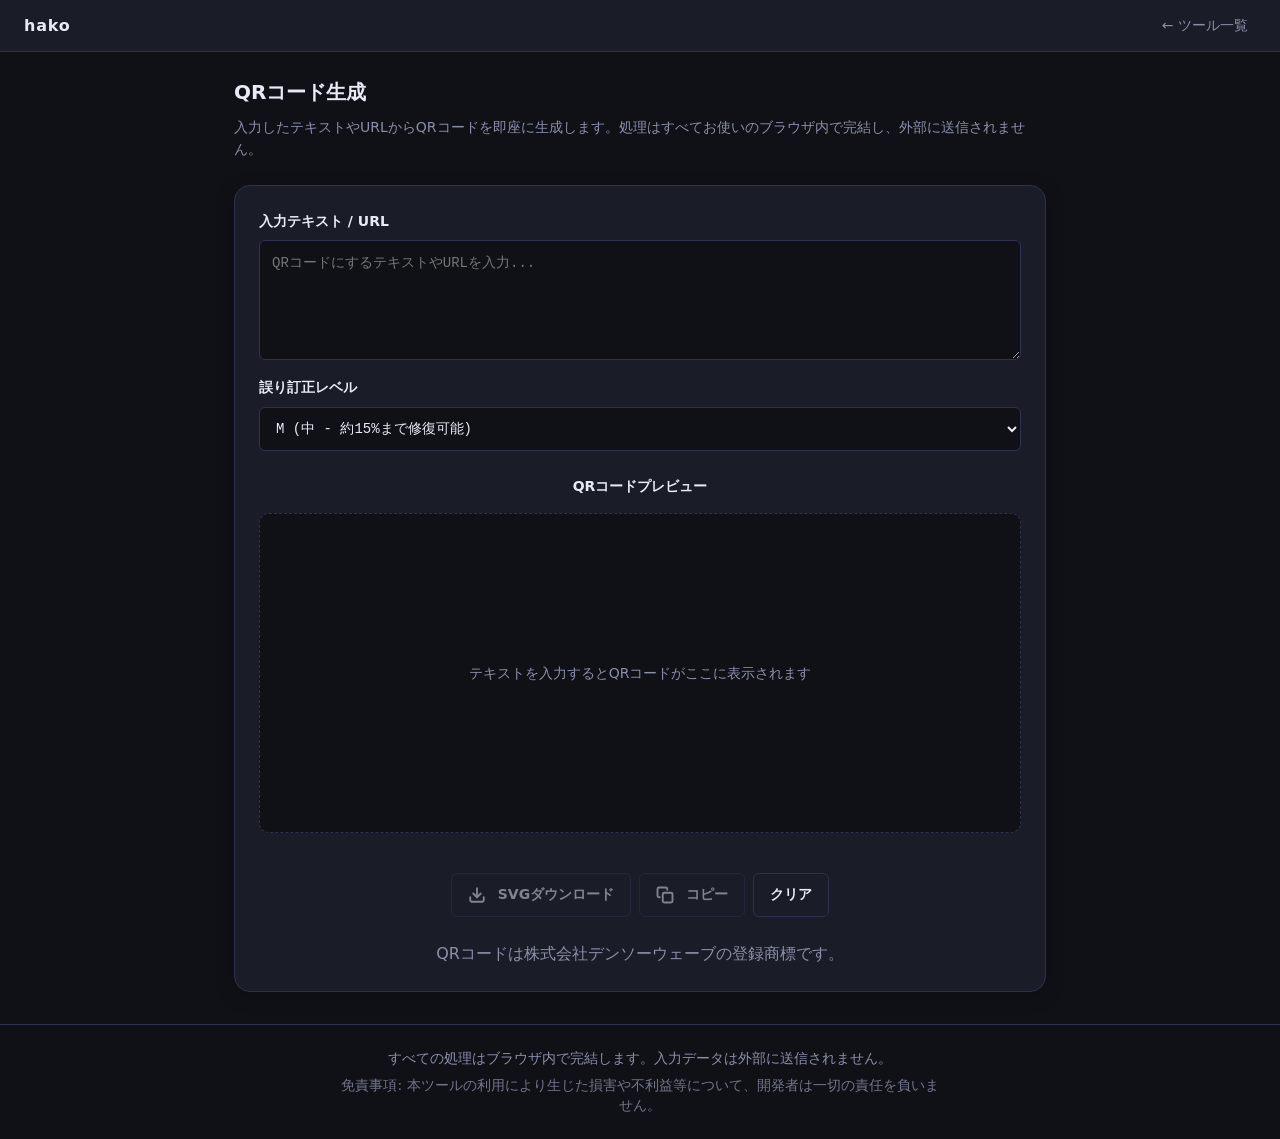
<file: tools/qr-code/index.html>
<!DOCTYPE html>
<html lang="ja">
<head>
  <meta charset="UTF-8">
  <meta name="viewport" content="width=device-width, initial-scale=1.0">
  <title>QRコード生成 | hako</title>
  <meta name="description" content="テキストやURLからリアルタイムでQRコードを生成します。SVG形式でのダウンロードやコピーが可能です。">
  <link rel="stylesheet" href="../../css/common.css">
</head>
<body>
  <div id="layout-header"></div>

  <main class="container">
    <h1 class="page-title">QRコード生成</h1>
    <p class="page-desc">入力したテキストやURLからQRコードを即座に生成します。処理はすべてお使いのブラウザ内で完結し、外部に送信されません。</p>

    <div class="card">
      <!-- Input Section -->
      <div class="form-group">
        <label for="input-text">入力テキスト / URL</label>
        <textarea id="input-text" class="textarea" placeholder="QRコードにするテキストやURLを入力..."></textarea>
      </div>

      <!-- Settings Section -->
      <div class="form-group" style="margin-top: var(--space-4);">
        <label for="select-ecl">誤り訂正レベル</label>
        <select id="select-ecl" class="input" style="min-height: 44px; display: block; width: 100%;">
          <option value="L">L (低 - 約7%まで修復可能)</option>
          <option value="M" selected>M (中 - 約15%まで修復可能)</option>
          <option value="Q">Q (中高 - 約25%まで修復可能)</option>
          <option value="H">H (高 - 約30%まで修復可能)</option>
        </select>
      </div>

      <!-- Preview Section -->
      <div class="form-group" style="margin-top: var(--space-6); text-align: center;">
        <label>QRコードプレビュー</label>
        <div id="qr-container" style="margin-top: var(--space-2); min-height: 320px; display: flex; align-items: center; justify-content: center; background: var(--bg-base); border: 1px dashed var(--border); border-radius: var(--radius-md); padding: var(--space-4);">
          <div id="qr-placeholder" style="color: var(--text-muted); font-size: var(--text-sm);">
            テキストを入力するとQRコードがここに表示されます
          </div>
        </div>
        <div id="error-message" style="margin-top: var(--space-2); font-size: var(--text-sm); font-family: var(--font-mono); color: var(--error);"></div>
      </div>

      <!-- Actions -->
      <div class="toolbar" style="margin-top: var(--space-6); justify-content: center;">
        <button type="button" id="btn-download" class="btn btn-ghost" disabled>
          <svg viewBox="0 0 24 24" width="18" height="18" fill="none" stroke="currentColor" stroke-width="2.5" stroke-linecap="round" stroke-linejoin="round" style="display:inline; vertical-align: middle; margin-right: 4px;">
            <path d="M21 15v4a2 2 0 0 1-2 2H5a2 2 0 0 1-2-2v-4"></path>
            <polyline points="7 10 12 15 17 10"></polyline>
            <line x1="12" y1="15" x2="12" y2="3"></line>
          </svg>
          SVGダウンロード
        </button>
        <button type="button" id="btn-copy" class="btn btn-ghost" disabled>
          <svg viewBox="0 0 24 24" width="18" height="18" fill="none" stroke="currentColor" stroke-width="2.5" stroke-linecap="round" stroke-linejoin="round" style="display:inline; vertical-align: middle; margin-right: 4px;">
            <rect x="9" y="9" width="13" height="13" rx="2" ry="2"></rect>
            <path d="M5 15H4a2 2 0 0 1-2-2V4a2 2 0 0 1 2-2h9a2 2 0 0 1 2 2v1"></path>
          </svg>
          コピー
        </button>
        <button type="button" id="btn-clear" class="btn btn-ghost">クリア</button>
      </div>

      <!-- Trademark Notice -->
      <p style="margin-top: var(--space-6); font-size: var(--text-xs); color: var(--text-muted); text-align: center;">QRコードは株式会社デンソーウェーブの登録商標です。</p>
    </div>
  </main>

  <div id="layout-footer"></div>

  <script src="../../libs/qrcodegen.js"></script>
  <script src="../../js/layout.js"></script>
  <script>
    (function() {
      const inputText = document.getElementById('input-text');
      const selectEcl = document.getElementById('select-ecl');
      const qrContainer = document.getElementById('qr-container');
      const qrPlaceholder = document.getElementById('qr-placeholder');
      const errorMessage = document.getElementById('error-message');
      const btnDownload = document.getElementById('btn-download');
      const btnCopy = document.getElementById('btn-copy');
      const btnClear = document.getElementById('btn-clear');

      let currentSvgText = '';

      // Set event listeners
      inputText.addEventListener('input', generateQR);
      selectEcl.addEventListener('change', generateQR);

      // SVG Generation Helper
      function generateSVG(qr) {
        const size = qr.size;
        const border = 4; // Standard quiet zone
        let rects = '';
        for (let y = 0; y < size; y++) {
          for (let x = 0; x < size; x++) {
            if (qr.getModule(x, y)) {
              rects += `<rect x="${x}" y="${y}" width="1" height="1" fill="#000"/>`;
            }
          }
        }
        return `<svg xmlns="http://www.w3.org/2000/svg" viewBox="-${border} -${border} ${size + border * 2} ${size + border * 2}" width="100%" style="max-width:300px;display:block;margin:0 auto;background:#fff;border-radius:var(--radius-sm);">\n  ${rects}\n</svg>`;
      }

      // QR Code generation main routine
      function generateQR() {
        const text = inputText.value;
        errorMessage.textContent = '';
        currentSvgText = '';

        if (!text) {
          qrContainer.innerHTML = '';
          qrContainer.appendChild(qrPlaceholder);
          btnDownload.disabled = true;
          btnCopy.disabled = true;
          return;
        }

        try {
          const QrCode = qrcodegen.QrCode;
          
          // Determine Error Correction Level
          let ecl;
          switch (selectEcl.value) {
            case 'L': ecl = QrCode.Ecc.LOW; break;
            case 'M': ecl = QrCode.Ecc.MEDIUM; break;
            case 'Q': ecl = QrCode.Ecc.QUARTILE; break;
            case 'H': ecl = QrCode.Ecc.HIGH; break;
            default: ecl = QrCode.Ecc.MEDIUM;
          }

          // Encode text to QR Code
          const qr = QrCode.encodeText(text, ecl);
          
          // Draw QR Code as SVG
          currentSvgText = generateSVG(qr);

          // Render inside preview container
          qrContainer.innerHTML = currentSvgText;
          
          // Enable actions
          btnDownload.disabled = false;
          btnCopy.disabled = false;
        } catch (e) {
          qrContainer.innerHTML = '';
          qrContainer.appendChild(qrPlaceholder);
          btnDownload.disabled = true;
          btnCopy.disabled = true;
          
          if (e instanceof RangeError) {
            errorMessage.textContent = 'エラー: 入力テキストが長すぎるため、QRコードを生成できません。';
          } else {
            errorMessage.textContent = 'エラー: QRコードの生成中に問題が発生しました。';
          }
          console.error(e);
        }
      }

      // Download Action
      btnDownload.addEventListener('click', () => {
        if (!currentSvgText) return;
        try {
          const blob = new Blob([currentSvgText], { type: 'image/svg+xml;charset=utf-8' });
          const url = URL.createObjectURL(blob);
          const a = document.createElement('a');
          a.href = url;
          a.download = 'qr.svg';
          document.body.appendChild(a);
          a.click();
          document.body.removeChild(a);
          URL.revokeObjectURL(url);
        } catch (err) {
          console.error('Download failed:', err);
          alert('ダウンロードに失敗しました。');
        }
      });

      // Clipboard Copy Action
      btnCopy.addEventListener('click', () => {
        if (!currentSvgText) return;
        navigator.clipboard.writeText(currentSvgText)
          .then(() => {
            if (window.showToast) {
              window.showToast('コピーしました');
            }
          })
          .catch(err => {
            console.error('Copy failed:', err);
            alert('コピーに失敗しました。手動で選択してコピーしてください。');
          });
      });

      // Clear fields
      btnClear.addEventListener('click', () => {
        inputText.value = '';
        selectEcl.value = 'M';
        qrContainer.innerHTML = '';
        qrContainer.appendChild(qrPlaceholder);
        errorMessage.textContent = '';
        currentSvgText = '';
        btnDownload.disabled = true;
        btnCopy.disabled = true;
        inputText.focus();
      });
    })();
  </script>
</body>
</html>
</file>
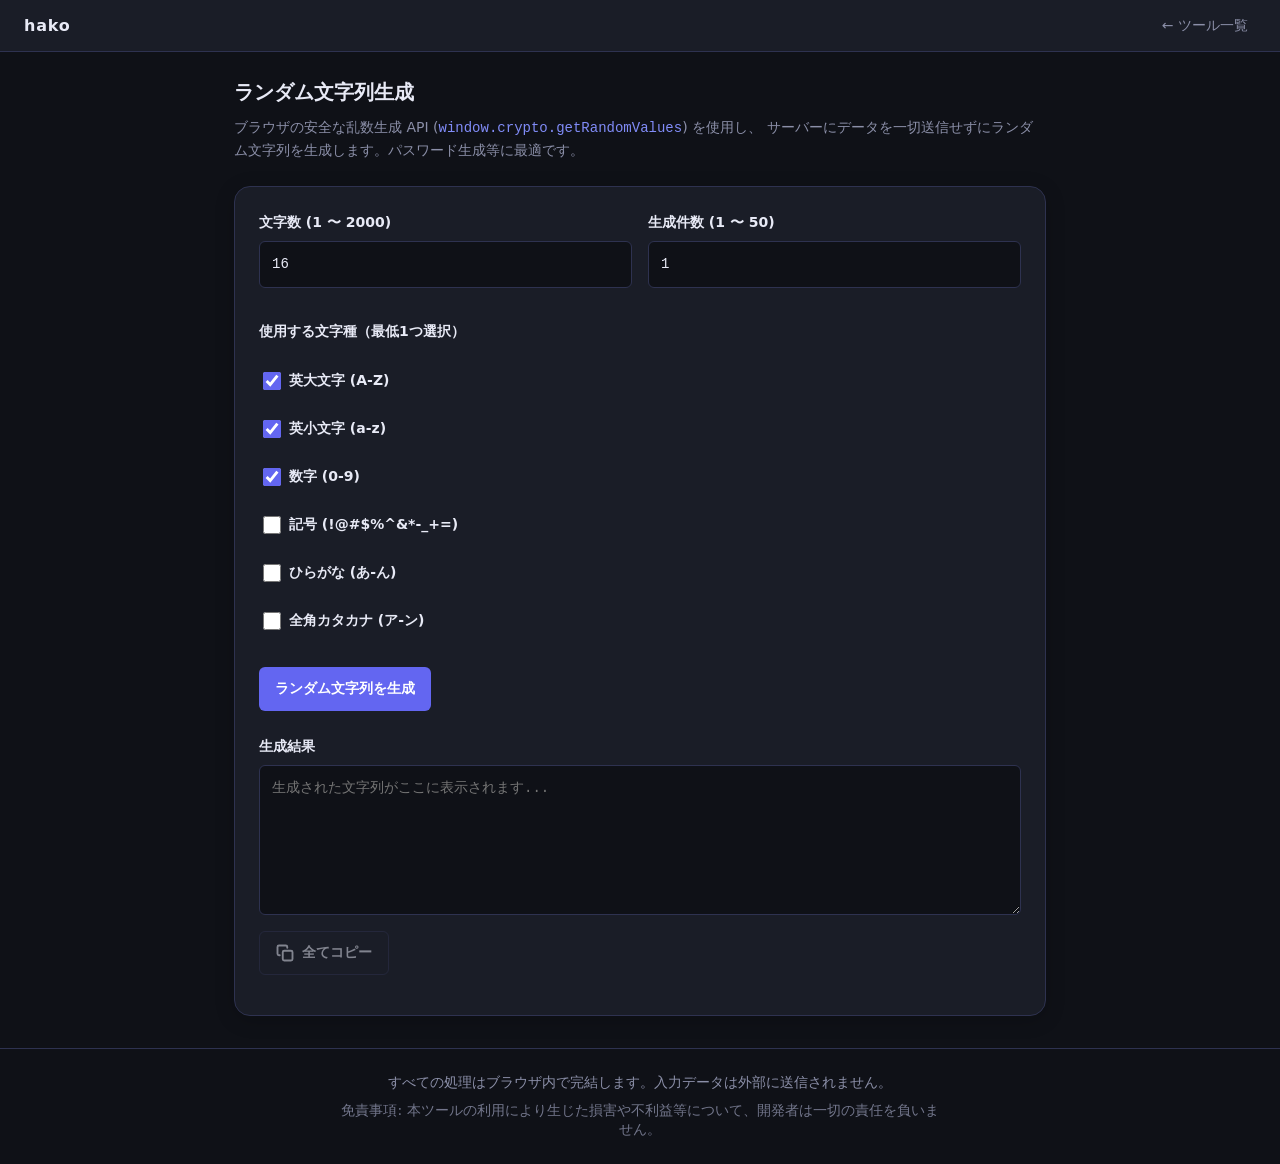
<file: tools/random-string/index.html>
<!DOCTYPE html>
<html lang="ja">
<head>
  <meta charset="UTF-8">
  <meta name="viewport" content="width=device-width, initial-scale=1.0">
  <title>ランダム文字列生成 | hako</title>
  <meta name="description" content="暗号論的に安全な擬似乱数生成器（CSPRNG）を用いた、強力なパスワードやランダム文字列の生成器です。">
  <link rel="stylesheet" href="../../css/common.css">
</head>
<body>
  <div id="layout-header"></div>

  <main class="container">
    <h1 class="page-title">ランダム文字列生成</h1>
    <p class="page-desc">
      ブラウザの安全な乱数生成 API (<code style="font-family: var(--font-mono); color: var(--accent-hover);">window.crypto.getRandomValues</code>) を使用し、
      サーバーにデータを一切送信せずにランダム文字列を生成します。パスワード生成等に最適です。
    </p>

    <div class="card">
      <!-- Configuration Forms -->
      <div class="form-row">
        <!-- Length Input -->
        <div class="form-group">
          <label for="input-length">文字数 (1 〜 2000)</label>
          <input type="number" id="input-length" class="input" min="1" max="2000" value="16">
        </div>
        <!-- Count Input -->
        <div class="form-group">
          <label for="input-count">生成件数 (1 〜 50)</label>
          <input type="number" id="input-count" class="input" min="1" max="50" value="1">
        </div>
      </div>

      <!-- Character Sets Checkboxes -->
      <div class="form-group" style="margin-top: var(--space-4);">
        <label>使用する文字種（最低1つ選択）</label>
        <div class="checkbox-list" style="margin-top: var(--space-2);">
          <label class="checkbox-label" for="char-upper">
            <input type="checkbox" id="char-upper" class="checkbox-input" checked>
            英大文字 (A-Z)
          </label>
          <label class="checkbox-label" for="char-lower">
            <input type="checkbox" id="char-lower" class="checkbox-input" checked>
            英小文字 (a-z)
          </label>
          <label class="checkbox-label" for="char-number">
            <input type="checkbox" id="char-number" class="checkbox-input" checked>
            数字 (0-9)
          </label>
          <label class="checkbox-label" for="char-symbol">
            <input type="checkbox" id="char-symbol" class="checkbox-input">
            記号 (!@#$%^&*-_+=)
          </label>
          <label class="checkbox-label" for="char-hiragana">
            <input type="checkbox" id="char-hiragana" class="checkbox-input">
            ひらがな (あ-ん)
          </label>
          <label class="checkbox-label" for="char-katakana">
            <input type="checkbox" id="char-katakana" class="checkbox-input">
            全角カタカナ (ア-ン)
          </label>
        </div>
        <div id="char-error" class="status-message"></div>
      </div>

      <!-- Generate Action -->
      <div class="toolbar" style="margin-top: var(--space-6); margin-bottom: var(--space-6);">
        <button type="button" id="btn-generate" class="btn btn-primary">ランダム文字列を生成</button>
      </div>

      <!-- Output Section -->
      <div class="form-group">
        <label for="output-strings">生成結果</label>
        <textarea id="output-strings" class="textarea" readonly style="min-height: 150px;" placeholder="生成された文字列がここに表示されます..."></textarea>
      </div>

      <!-- Copy Actions -->
      <div class="toolbar">
        <button type="button" id="btn-copy-all" class="btn btn-ghost" disabled>
          <svg viewBox="0 0 24 24" width="18" height="18" fill="none" stroke="currentColor" stroke-width="2.5" stroke-linecap="round" stroke-linejoin="round" style="display:inline;">
            <rect x="9" y="9" width="13" height="13" rx="2" ry="2"></rect>
            <path d="M5 15H4a2 2 0 0 1-2-2V4a2 2 0 0 1 2-2h9a2 2 0 0 1 2 2v1"></path>
          </svg>
          全てコピー
        </button>
      </div>
    </div>
  </main>

  <div id="layout-footer"></div>

  <script src="../../js/layout.js"></script>
  <script>
    (function () {
      const inputLength = document.getElementById('input-length');
      const inputCount = document.getElementById('input-count');
      const charUpper = document.getElementById('char-upper');
      const charLower = document.getElementById('char-lower');
      const charNumber = document.getElementById('char-number');
      const charSymbol = document.getElementById('char-symbol');
      const charHiragana = document.getElementById('char-hiragana');
      const charKatakana = document.getElementById('char-katakana');
      const charError = document.getElementById('char-error');
      const btnGenerate = document.getElementById('btn-generate');
      const outputStrings = document.getElementById('output-strings');
      const btnCopyAll = document.getElementById('btn-copy-all');

      const charsets = {
        upper: 'ABCDEFGHIJKLMNOPQRSTUVWXYZ',
        lower: 'abcdefghijklmnopqrstuvwxyz',
        number: '0123456789',
        symbol: '!@#$%^&*-_+=',
        hiragana: 'あいうえおかきくけこさしすせそたちつてとなにぬねのはひふへほまみむめもやゆよらりるれろわをんがぎぐげござじずぜぞだぢづでどばびぶべぼぱぴぷぺぽぁぃぅぇぉっゃゅょゎ',
        katakana: 'アイウエオカキクケコサシスセソタチツテトナニヌネノハヒフヘホマミムメモヤユヨラリルレロワヲンガギグゲゴザジズゼゾダヂヅデドバビブベボパピプペポァィゥェォッャュョヮーヴ'
      };

      // Register input validation triggers
      [charUpper, charLower, charNumber, charSymbol, charHiragana, charKatakana].forEach(chk => {
        chk.addEventListener('change', validateSettings);
      });
      [inputLength, inputCount].forEach(input => {
        input.addEventListener('input', validateSettings);
      });

      // Validate inputs and checkboxes
      function validateSettings() {
        // Check checkbox selections
        const anySelected = charUpper.checked || charLower.checked || charNumber.checked || charSymbol.checked || charHiragana.checked || charKatakana.checked;
        
        // Check numeric bounds
        const lenVal = parseInt(inputLength.value, 10);
        const countVal = parseInt(inputCount.value, 10);
        
        const isLengthValid = !isNaN(lenVal) && lenVal >= 1 && lenVal <= 2000;
        const isCountValid = !isNaN(countVal) && countVal >= 1 && countVal <= 50;

        charError.classList.remove('error');
        charError.textContent = '';

        if (!anySelected) {
          btnGenerate.disabled = true;
          charError.classList.add('error');
          charError.textContent = 'エラー: 文字種を少なくとも1つ選択してください。';
          return false;
        }

        if (!isLengthValid) {
          btnGenerate.disabled = true;
          charError.classList.add('error');
          charError.textContent = 'エラー: 文字数は 1 から 2000 の間で指定してください。';
          return false;
        }

        if (!isCountValid) {
          btnGenerate.disabled = true;
          charError.classList.add('error');
          charError.textContent = 'エラー: 生成件数は 1 から 50 の間で指定してください。';
          return false;
        }

        btnGenerate.disabled = false;
        return true;
      }

      // Generate random string using unbiased cryptographically secure rejection sampling
      function generateRandomString(length, pool) {
        let result = '';
        const maxByte = 256 - (256 % pool.length);
        const buffer = new Uint8Array(length * 2); // Prefetch buffer for faster generation

        while (result.length < length) {
          window.crypto.getRandomValues(buffer);
          for (let i = 0; i < buffer.length && result.length < length; i++) {
            const val = buffer[i];
            if (val < maxByte) {
              result += pool[val % pool.length];
            }
          }
        }
        return result;
      }

      // Action trigger
      btnGenerate.addEventListener('click', () => {
        if (!validateSettings()) return;

        const length = parseInt(inputLength.value, 10);
        const count = parseInt(inputCount.value, 10);

        // Build character pool
        let pool = '';
        if (charUpper.checked) pool += charsets.upper;
        if (charLower.checked) pool += charsets.lower;
        if (charNumber.checked) pool += charsets.number;
        if (charSymbol.checked) pool += charsets.symbol;
        if (charHiragana.checked) pool += charsets.hiragana;
        if (charKatakana.checked) pool += charsets.katakana;

        // Generate lines
        const results = [];
        for (let i = 0; i < count; i++) {
          results.push(generateRandomString(length, pool));
        }

        // Render outputs
        outputStrings.value = results.join('\n');
        btnCopyAll.disabled = false;
      });

      // Copy all results to clipboard
      btnCopyAll.addEventListener('click', () => {
        if (!outputStrings.value) return;

        navigator.clipboard.writeText(outputStrings.value)
          .then(() => {
            if (window.showToast) {
              window.showToast('生成結果をクリップボードにコピーしました！');
            }
          })
          .catch(err => {
            console.error('Copy failed:', err);
            alert('コピーに失敗しました。お手数ですが手動で選択してコピーしてください。');
          });
      });
    })();
  </script>
</body>
</html>
</file>
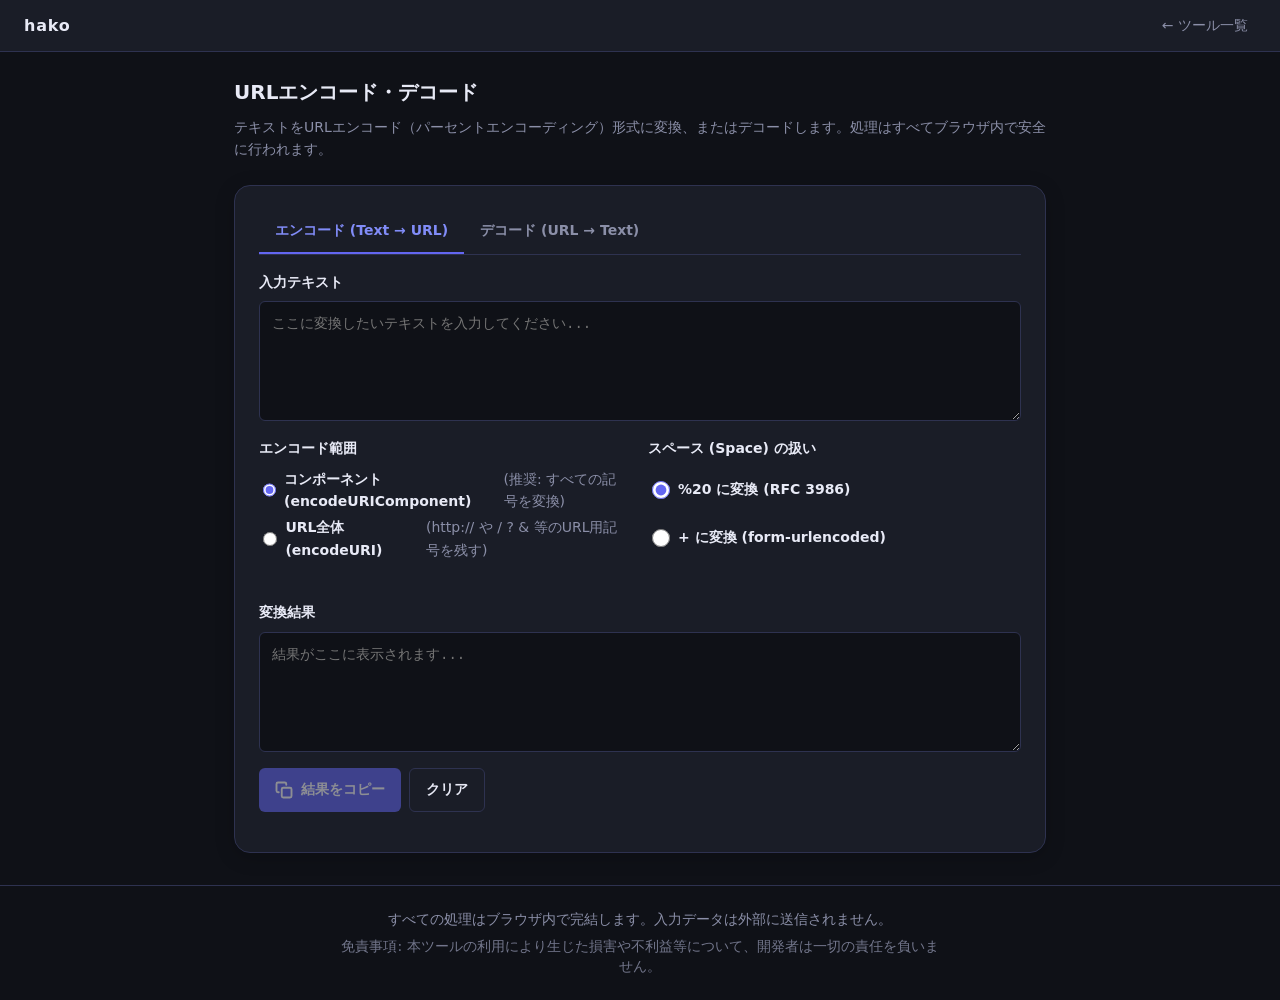
<file: tools/url-encode/index.html>
<!DOCTYPE html>
<html lang="ja">
<head>
  <meta charset="UTF-8">
  <meta name="viewport" content="width=device-width, initial-scale=1.0">
  <title>URLエンコード・デコード | hako</title>
  <meta name="description" content="テキストをURLエンコード（パーセントエンコーディング）またはデコードします。encodeURIComponentとencodeURIの切り替えや、スペースの変換（%20または+）に対応しています。">
  <link rel="stylesheet" href="../../css/common.css">
</head>
<body>
  <div id="layout-header"></div>

  <main class="container">
    <h1 class="page-title">URLエンコード・デコード</h1>
    <p class="page-desc">テキストをURLエンコード（パーセントエンコーディング）形式に変換、またはデコードします。処理はすべてブラウザ内で安全に行われます。</p>

    <div class="card">
      <!-- Mode Switch Tabs -->
      <div class="tabs-container">
        <button type="button" id="tab-encode" class="tab-btn active">エンコード (Text → URL)</button>
        <button type="button" id="tab-decode" class="tab-btn">デコード (URL → Text)</button>
      </div>

      <!-- Input Section -->
      <div class="form-group">
        <label id="input-label" for="input-text">入力テキスト</label>
        <textarea id="input-text" class="textarea" placeholder="ここに変換したいテキストを入力してください..."></textarea>
      </div>

      <!-- Options Section -->
      <div class="form-row" style="margin-bottom: var(--space-6);">
        <div class="form-group">
          <label>エンコード範囲</label>
          <div class="checkbox-list">
            <label class="radio-label" for="range-component">
              <input type="radio" id="range-component" name="encode-range" class="radio-input" checked value="component">
              コンポーネント (encodeURIComponent)
              <span style="color: var(--text-muted); font-size: var(--text-sm); font-weight: normal; margin-left: var(--space-1);">(推奨: すべての記号を変換)</span>
            </label>
            <label class="radio-label" for="range-uri">
              <input type="radio" id="range-uri" name="encode-range" class="radio-input" value="uri">
              URL全体 (encodeURI)
              <span style="color: var(--text-muted); font-size: var(--text-sm); font-weight: normal; margin-left: var(--space-1);">(http:// や / ? & 等のURL用記号を残す)</span>
            </label>
          </div>
        </div>
        <div class="form-group">
          <label>スペース (Space) の扱い</label>
          <div class="checkbox-list">
            <label class="radio-label" for="space-rfc">
              <input type="radio" id="space-rfc" name="space-option" class="radio-input" checked value="rfc">
              %20 に変換 (RFC 3986)
            </label>
            <label class="radio-label" for="space-form">
              <input type="radio" id="space-form" name="space-option" class="radio-input" value="form">
              + に変換 (form-urlencoded)
            </label>
          </div>
        </div>
      </div>

      <!-- Output Section -->
      <div class="form-group" style="margin-top: var(--space-6);">
        <label for="output-text">変換結果</label>
        <textarea id="output-text" class="textarea" readonly placeholder="結果がここに表示されます..."></textarea>
        <div id="error-message" class="status-message"></div>
      </div>

      <!-- Actions -->
      <div class="toolbar">
        <button type="button" id="btn-copy" class="btn btn-primary" disabled>
          <svg viewBox="0 0 24 24" width="18" height="18" fill="none" stroke="currentColor" stroke-width="2.5" stroke-linecap="round" stroke-linejoin="round" style="display:inline;">
            <rect x="9" y="9" width="13" height="13" rx="2" ry="2"></rect>
            <path d="M5 15H4a2 2 0 0 1-2-2V4a2 2 0 0 1 2-2h9a2 2 0 0 1 2 2v1"></path>
          </svg>
          結果をコピー
        </button>
        <button type="button" id="btn-clear" class="btn btn-ghost">クリア</button>
      </div>
    </div>
  </main>

  <div id="layout-footer"></div>

  <script src="../../js/layout.js"></script>
  <script>
    (function() {
      const tabEncode = document.getElementById('tab-encode');
      const tabDecode = document.getElementById('tab-decode');
      const inputLabel = document.getElementById('input-label');
      const inputText = document.getElementById('input-text');
      const outputText = document.getElementById('output-text');
      const rangeComponent = document.getElementById('range-component');
      const rangeUri = document.getElementById('range-uri');
      const spaceRfc = document.getElementById('space-rfc');
      const spaceForm = document.getElementById('space-form');
      const errorMessage = document.getElementById('error-message');
      const btnCopy = document.getElementById('btn-copy');
      const btnClear = document.getElementById('btn-clear');

      let mode = 'encode'; // 'encode' or 'decode'

      // Switch mode to Encode
      tabEncode.addEventListener('click', () => {
        if (mode === 'encode') return;
        mode = 'encode';
        tabEncode.classList.add('active');
        tabDecode.classList.remove('active');
        inputLabel.textContent = '入力テキスト';
        inputText.placeholder = 'ここに変換したいテキストを入力してください...';
        process();
      });

      // Switch mode to Decode
      tabDecode.addEventListener('click', () => {
        if (mode === 'decode') return;
        mode = 'decode';
        tabDecode.classList.add('active');
        tabEncode.classList.remove('active');
        inputLabel.textContent = 'URLエンコード文字列';
        inputText.placeholder = 'ここにデコードしたいURLエンコード文字列を入力してください...';
        process();
      });

      // Event listeners for options and inputs
      inputText.addEventListener('input', process);
      rangeComponent.addEventListener('change', process);
      rangeUri.addEventListener('change', process);
      spaceRfc.addEventListener('change', process);
      spaceForm.addEventListener('change', process);

      function performEncode(str, range, space) {
        let encoded = '';
        if (range === 'component') {
          encoded = encodeURIComponent(str);
        } else {
          encoded = encodeURI(str);
        }
        if (space === 'form') {
          encoded = encoded.replace(/%20/g, '+');
        }
        return encoded;
      }

      function performDecode(str, range, space) {
        let toDecode = str;
        if (space === 'form') {
          toDecode = toDecode.replace(/\+/g, '%20');
        }

        if (range === 'component') {
          return decodeURIComponent(toDecode);
        } else {
          return decodeURI(toDecode);
        }
      }

      // Main process driver
      function process() {
        const input = inputText.value;
        errorMessage.classList.remove('error');
        errorMessage.textContent = '';

        if (!input) {
          outputText.value = '';
          btnCopy.disabled = true;
          return;
        }

        const range = rangeComponent.checked ? 'component' : 'uri';
        const space = spaceRfc.checked ? 'rfc' : 'form';

        try {
          if (mode === 'encode') {
            outputText.value = performEncode(input, range, space);
          } else {
            outputText.value = performDecode(input, range, space);
          }
          btnCopy.disabled = false;
        } catch (e) {
          outputText.value = '';
          btnCopy.disabled = true;
          errorMessage.classList.add('error');
          errorMessage.textContent = mode === 'decode' 
            ? 'デコードエラー: 正しいURLエンコード形式ではありません。%の後に続く文字（16進数）や、スペースの扱いの設定を確認してください。'
            : 'エンコードエラーが発生しました。';
        }
      }

      // Clipboard copy logic
      btnCopy.addEventListener('click', () => {
        if (!outputText.value) return;
        
        navigator.clipboard.writeText(outputText.value)
          .then(() => {
            if (window.showToast) {
              window.showToast('クリップボードにコピーしました！');
            }
          })
          .catch(err => {
            console.error('Copy failed:', err);
            alert('コピーに失敗しました。お手数ですが手動で選択してコピーしてください。');
          });
      });

      // Clear fields
      btnClear.addEventListener('click', () => {
        inputText.value = '';
        outputText.value = '';
        errorMessage.classList.remove('error');
        errorMessage.textContent = '';
        btnCopy.disabled = true;
        inputText.focus();
      });
    })();
  </script>
</body>
</html>
</file>
<file: css/common.css>
:root {
  /* ── Colors ── */
  --bg-base:      #0f1117;   /* ページ背景 */
  --bg-surface:   #1a1d27;   /* カード・入力欄背景 */
  --bg-elevated:  #22263a;   /* ホバー・アクティブ状態 */
  --border:       #2e3250;   /* ボーダー */
  --accent:       #6366f1;   /* プライマリアクション（インディゴ） */
  --accent-hover: #818cf8;
  --text-primary: #e8eaf6;
  --text-muted:   #8b8fa8;
  --success:      #22c55e;   /* 成功・コピー完了 */
  --error:        #ef4444;   /* エラー */

  /* ── Typography ── */
  --font-body:  system-ui, -apple-system, BlinkMacSystemFont, "Segoe UI", Roboto, sans-serif;
  --font-mono:  ui-monospace, SFMono-Regular, Menlo, Monaco, Consolas, "Liberation Mono", "Courier New", monospace;
  --text-sm:    0.875rem;
  --text-base:  1rem;
  --text-lg:    1.125rem;
  --text-xl:    1.25rem;

  /* ── Spacing ── */
  --space-1: 0.25rem;
  --space-2: 0.5rem;
  --space-3: 0.75rem;
  --space-4: 1rem;
  --space-6: 1.5rem;
  --space-8: 2rem;

  /* ── Border Radius ── */
  --radius-sm: 6px;
  --radius-md: 10px;
  --radius-lg: 16px;
}

/* ── Global Reset ── */
*, *::before, *::after {
  box-sizing: border-box;
  margin: 0;
  padding: 0;
}

html {
  scroll-behavior: smooth;
}

body {
  font-family: var(--font-body);
  background: var(--bg-base);
  color: var(--text-primary);
  min-height: 100vh;
  line-height: 1.6;
  overflow-x: hidden;
  display: flex;
  flex-direction: column;
}

img, svg {
  display: block;
  max-width: 100%;
}

/* ── Container ── */
.container {
  width: 100%;
  max-width: 860px;
  margin: 0 auto;
  padding: 0 var(--space-4);
  flex: 1;
}
@media (min-width: 600px) {
  .container {
    padding: 0 var(--space-6);
  }
}

/* ── Header ── */
.site-header {
  display: flex;
  align-items: center;
  justify-content: space-between;
  padding: 0 var(--space-4);
  height: 48px;
  background: var(--bg-surface);
  border-bottom: 1px solid var(--border);
  white-space: nowrap;
}
@media (min-width: 600px) {
  .site-header {
    height: 52px;
    padding: 0 var(--space-6);
  }
}

.site-title {
  font-weight: 700;
  color: var(--text-primary);
  text-decoration: none;
  font-size: var(--text-base);
  letter-spacing: 0.05em;
  transition: color 0.15s;
}
.site-title:hover {
  color: var(--accent-hover);
}

.back-link {
  color: var(--text-muted);
  font-size: var(--text-sm);
  text-decoration: none;
  min-height: 44px;
  display: flex;
  align-items: center;
  padding: 0 var(--space-2);
  transition: color 0.15s;
}
.back-link:hover {
  color: var(--text-primary);
}

/* ── Titles & Description ── */
.page-title {
  font-size: var(--text-lg);
  font-weight: 700;
  margin-top: var(--space-6);
  margin-bottom: var(--space-2);
}
@media (min-width: 600px) {
  .page-title {
    font-size: var(--text-xl);
  }
}

.page-desc {
  color: var(--text-muted);
  font-size: var(--text-sm);
  margin-bottom: var(--space-6);
}

/* ── Card ── */
.card {
  background: var(--bg-surface);
  border-radius: var(--radius-lg);
  border: 1px solid var(--border);
  padding: var(--space-4);
  margin-bottom: var(--space-8);
  box-shadow: 0 4px 20px rgba(0, 0, 0, 0.2);
}
@media (min-width: 600px) {
  .card {
    padding: var(--space-6);
  }
}

/* ── Form Controls ── */
.form-group {
  display: flex;
  flex-direction: column;
  gap: var(--space-2);
  margin-bottom: var(--space-4);
}

.form-group label {
  font-size: var(--text-sm);
  font-weight: 600;
  color: var(--text-primary);
}

.form-row {
  display: flex;
  gap: var(--space-4);
  flex-wrap: wrap;
}
.form-row > .form-group {
  flex: 1 1 200px;
}

.input, .textarea {
  width: 100%;
  box-sizing: border-box;
  background: var(--bg-base);
  border: 1px solid var(--border);
  color: var(--text-primary);
  font-family: var(--font-mono);
  padding: var(--space-3);
  border-radius: var(--radius-sm);
  font-size: var(--text-sm);
  line-height: 1.5;
  transition: border-color 0.15s, box-shadow 0.15s;
  outline: none;
}
.input {
  min-height: 44px;
}
.textarea {
  min-height: 120px;
  resize: vertical;
}
.input:focus, .textarea:focus {
  border-color: var(--accent);
  box-shadow: 0 0 0 3px rgba(99, 102, 241, 0.25);
}

/* Select, Checkbox, Radio custom styling */
.checkbox-list {
  display: flex;
  flex-direction: column;
  gap: var(--space-1);
}

.checkbox-label, .radio-label {
  display: inline-flex;
  align-items: center;
  gap: var(--space-2);
  font-size: var(--text-sm);
  color: var(--text-primary);
  cursor: pointer;
  min-height: 44px; /* Touch target */
  padding: 0 var(--space-1);
  user-select: none;
}

.checkbox-input, .radio-input {
  width: 18px;
  height: 18px;
  border: 1px solid var(--border);
  border-radius: var(--radius-sm);
  background: var(--bg-base);
  cursor: pointer;
  accent-color: var(--accent);
}

.radio-input {
  border-radius: 50%;
}

/* ── Buttons & Toolbars ── */
.toolbar {
  display: flex;
  gap: var(--space-2);
  flex-wrap: wrap;
  margin-top: var(--space-4);
  margin-bottom: var(--space-4);
}

.btn {
  min-height: 44px;
  min-width: 44px;
  padding: var(--space-2) var(--space-4);
  border-radius: var(--radius-sm);
  font-family: var(--font-body);
  font-size: var(--text-sm);
  font-weight: 600;
  cursor: pointer;
  display: inline-flex;
  align-items: center;
  justify-content: center;
  gap: var(--space-2);
  text-decoration: none;
  border: none;
  transition: background-color 0.15s, border-color 0.15s, transform 0.1s;
  user-select: none;
}
.btn:active {
  transform: scale(0.98);
}
.btn:disabled {
  opacity: 0.5;
  cursor: not-allowed;
  transform: none;
}

.btn-primary {
  background: var(--accent);
  color: #ffffff;
}
.btn-primary:hover:not(:disabled) {
  background: var(--accent-hover);
}

.btn-ghost {
  background: transparent;
  border: 1px solid var(--border);
  color: var(--text-primary);
}
.btn-ghost:hover:not(:disabled) {
  background: var(--bg-elevated);
  border-color: var(--text-muted);
}

/* Tabs switcher */
.tabs-container {
  display: flex;
  border-bottom: 1px solid var(--border);
  margin-bottom: var(--space-4);
}

.tab-btn {
  background: transparent;
  border: none;
  color: var(--text-muted);
  font-family: var(--font-body);
  font-size: var(--text-sm);
  font-weight: 600;
  padding: var(--space-3) var(--space-4);
  cursor: pointer;
  min-height: 44px;
  border-bottom: 2px solid transparent;
  transition: color 0.15s, border-color 0.15s;
}
.tab-btn:hover {
  color: var(--text-primary);
}
.tab-btn.active {
  color: var(--accent-hover);
  border-bottom-color: var(--accent);
}

/* ── Badges & Status ── */
.badge {
  background: var(--bg-elevated);
  color: var(--text-muted);
  border-radius: 999px;
  font-size: var(--text-sm);
  padding: var(--space-1) var(--space-3);
  display: inline-flex;
  align-items: center;
}

.status-message {
  font-size: var(--text-sm);
  margin-top: var(--space-2);
  display: none;
}
.status-message.error {
  display: block;
  color: var(--error);
}
.status-message.success {
  display: block;
  color: var(--success);
}

/* ── Home Page / Tool Card Grid ── */
.tool-category {
  margin-bottom: var(--space-8);
}

.category-title {
  font-size: var(--text-lg);
  color: var(--text-muted);
  margin-bottom: var(--space-4);
  font-weight: 600;
  letter-spacing: 0.02em;
}

.tool-grid {
  display: grid;
  gap: var(--space-4);
  grid-template-columns: 1fr; /* 1 col on mobile */
}
@media (min-width: 600px) {
  .tool-grid {
    grid-template-columns: repeat(auto-fill, minmax(220px, 1fr));
  }
}

.tool-card {
  display: flex;
  flex-direction: column;
  gap: var(--space-2);
  background: var(--bg-surface);
  border-radius: var(--radius-md);
  padding: var(--space-4);
  text-decoration: none;
  border: 1px solid var(--border);
  transition: border-color 0.2s, background-color 0.2s, transform 0.2s, box-shadow 0.2s;
  box-shadow: 0 2px 8px rgba(0, 0, 0, 0.1);
}
.tool-card:hover {
  border-color: var(--accent);
  background: var(--bg-elevated);
  transform: translateY(-3px);
  box-shadow: 0 4px 16px rgba(99, 102, 241, 0.15);
}

.tool-card-icon {
  width: 32px;
  height: 32px;
  color: var(--accent);
  display: flex;
  align-items: center;
  justify-content: center;
  transition: transform 0.2s ease;
}
.tool-card:hover .tool-card-icon {
  transform: scale(1.1);
}
.tool-card-icon svg {
  width: 100%;
  height: 100%;
  fill: currentColor;
}

.tool-card-name {
  font-weight: 600;
  color: var(--text-primary);
  font-size: var(--text-base);
}

.tool-card-desc {
  font-size: var(--text-sm);
  color: var(--text-muted);
  line-height: 1.4;
}

/* ── Toast Feedback ── */
.toast {
  position: fixed;
  bottom: var(--space-6);
  left: 50%;
  transform: translate(-50%, 20px);
  background: var(--success);
  color: #ffffff;
  border-radius: var(--radius-md);
  padding: var(--space-2) var(--space-4);
  font-size: var(--text-sm);
  font-weight: 600;
  opacity: 0;
  pointer-events: none;
  transition: opacity 0.2s cubic-bezier(0.16, 1, 0.3, 1), transform 0.2s cubic-bezier(0.16, 1, 0.3, 1);
  z-index: 1000;
  box-shadow: 0 4px 16px rgba(34, 197, 94, 0.3);
  display: flex;
  align-items: center;
  gap: var(--space-2);
}

.toast.show {
  opacity: 1;
  transform: translate(-50%, 0);
  pointer-events: auto;
}

/* ── Footer ── */
.site-footer {
  text-align: center;
  color: var(--text-muted);
  font-size: var(--text-sm);
  padding: var(--space-6) var(--space-4);
  margin-top: auto;
  border-top: 1px solid var(--border);
}
.site-footer p {
  max-width: 600px;
  margin: 0 auto;
  line-height: 1.4;
}
</file>
